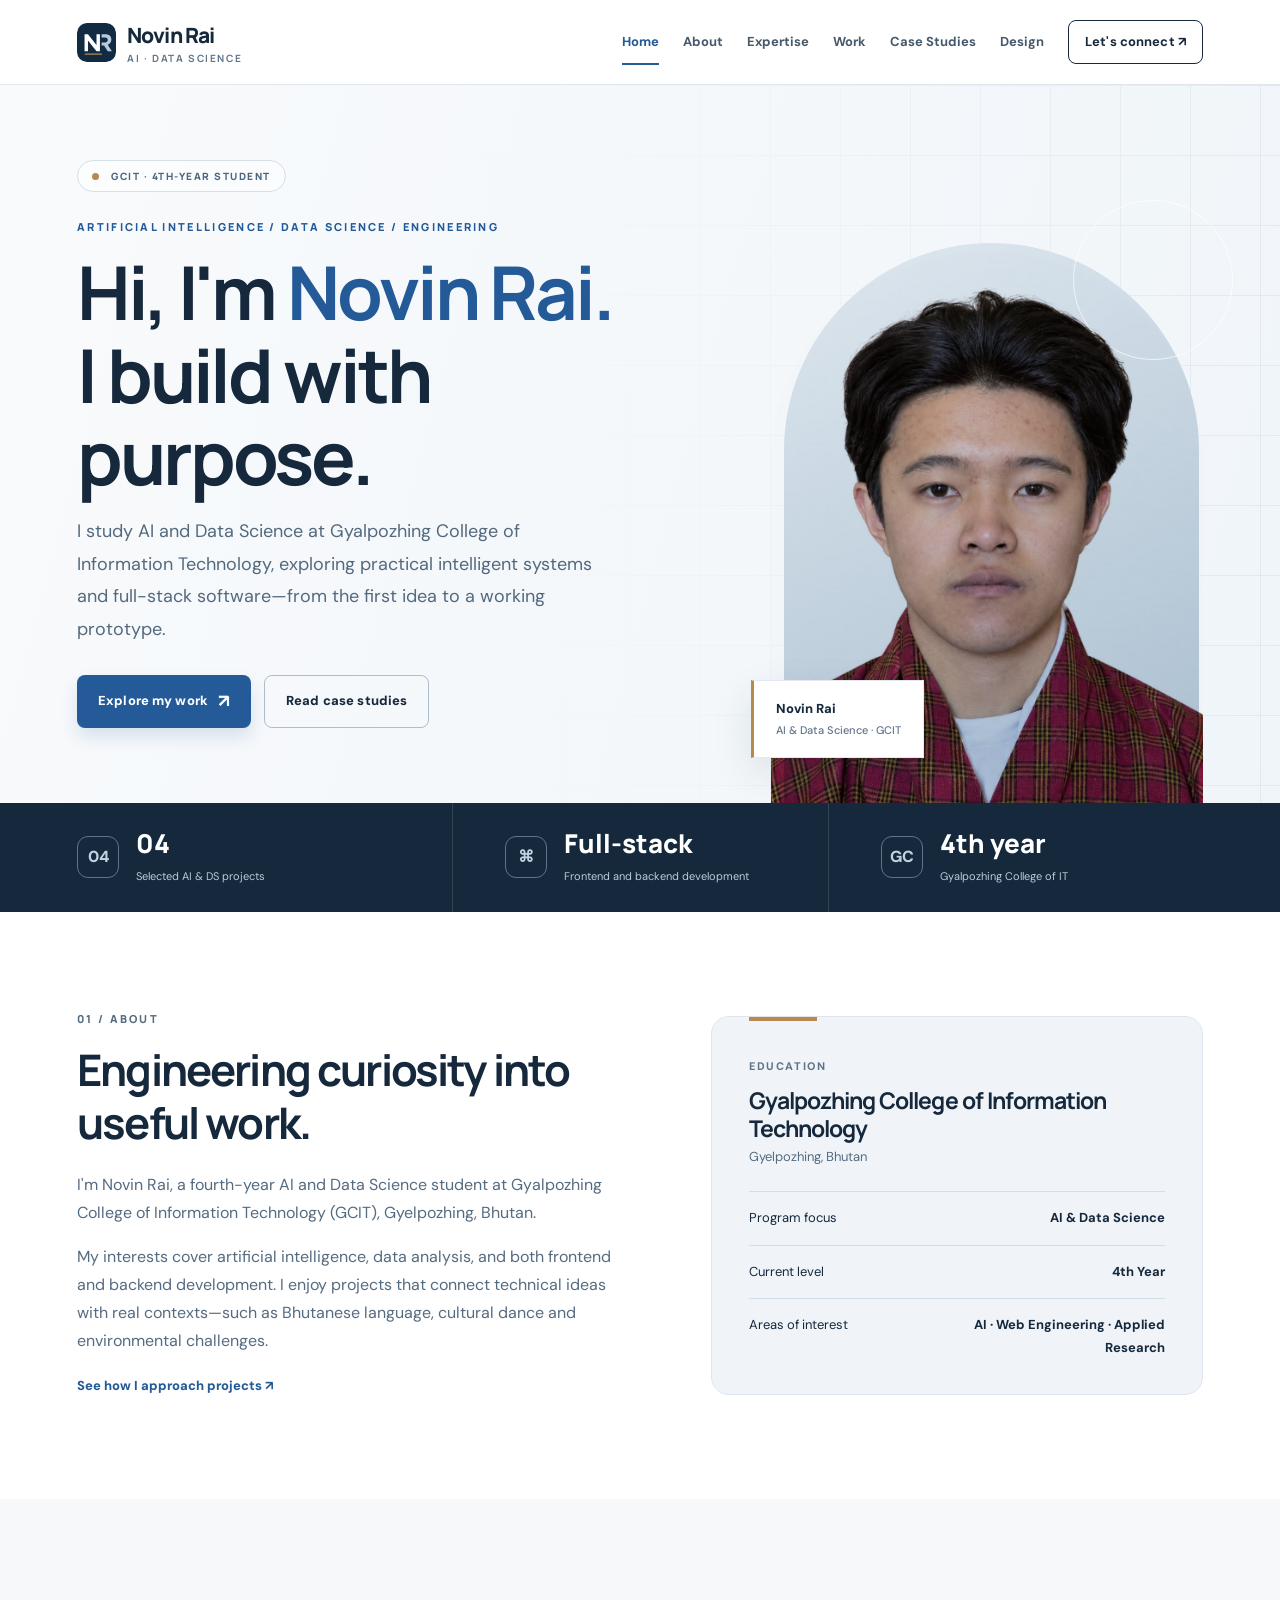
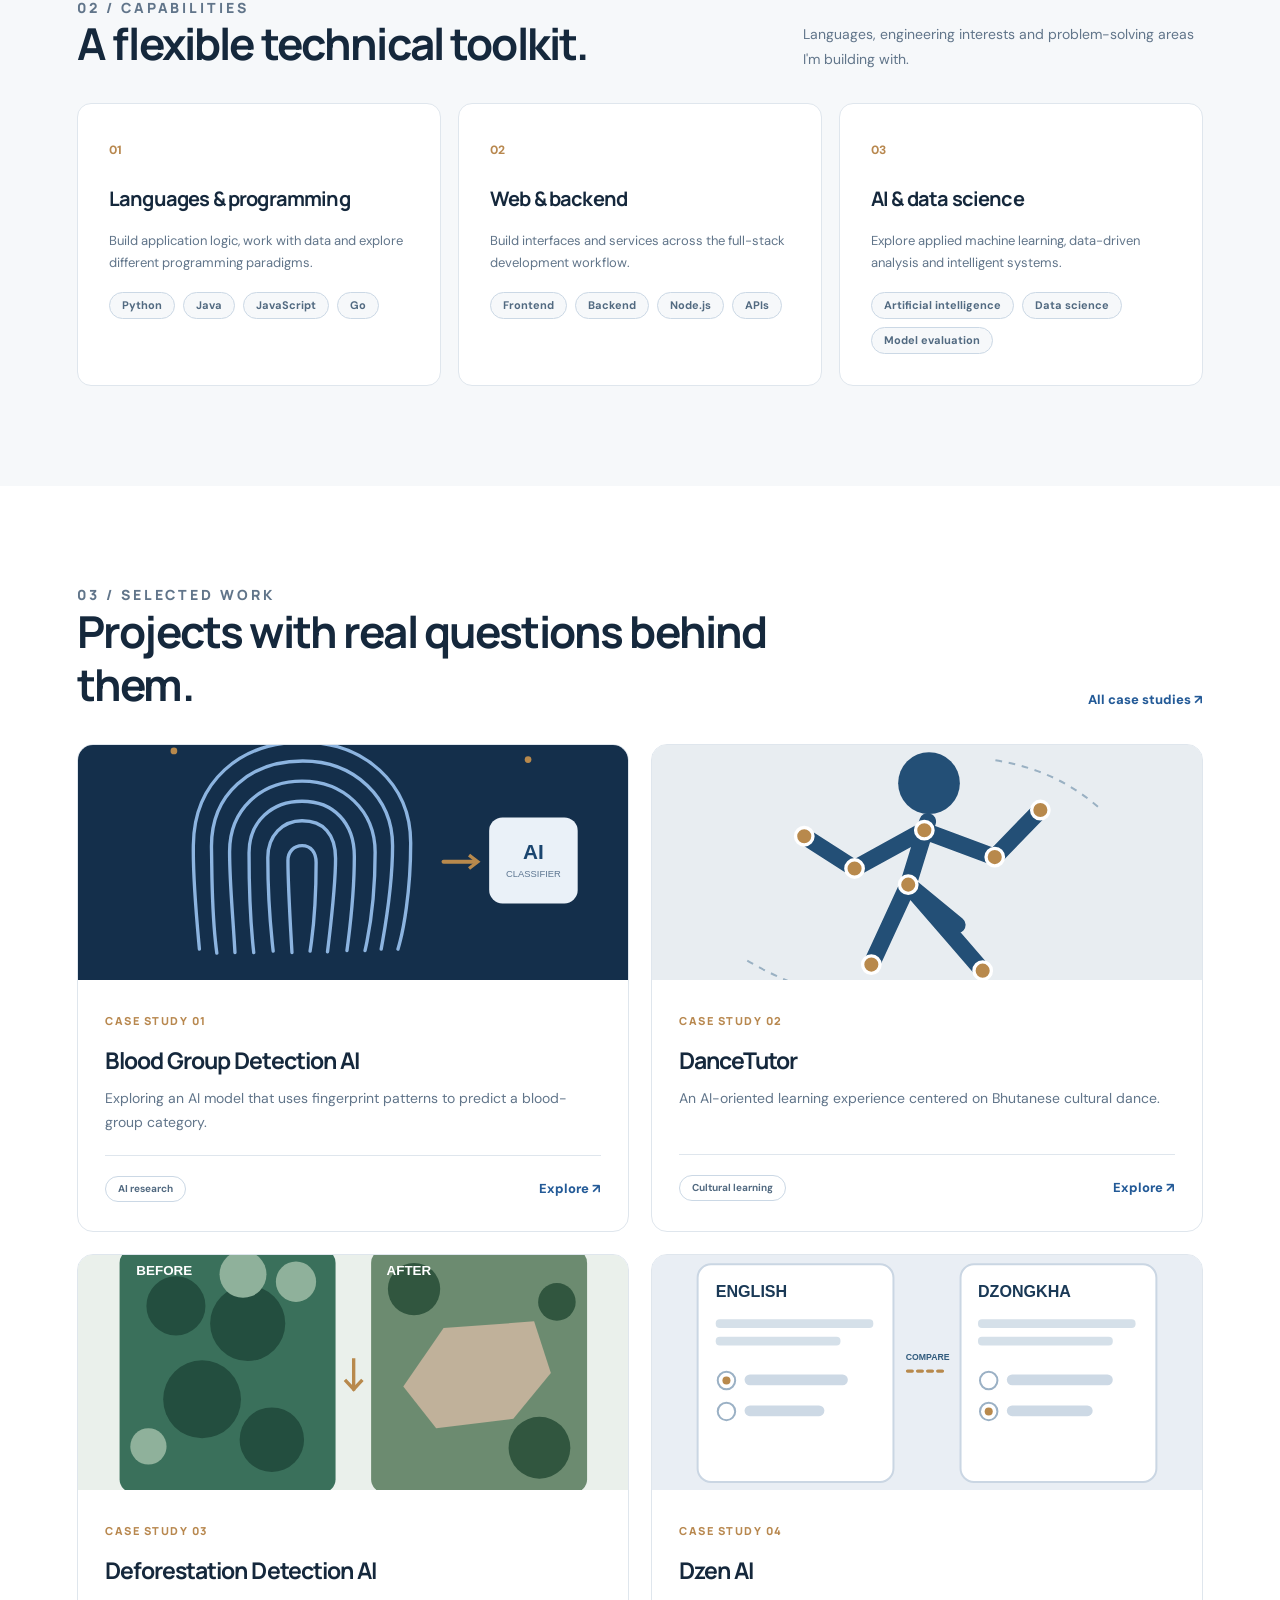
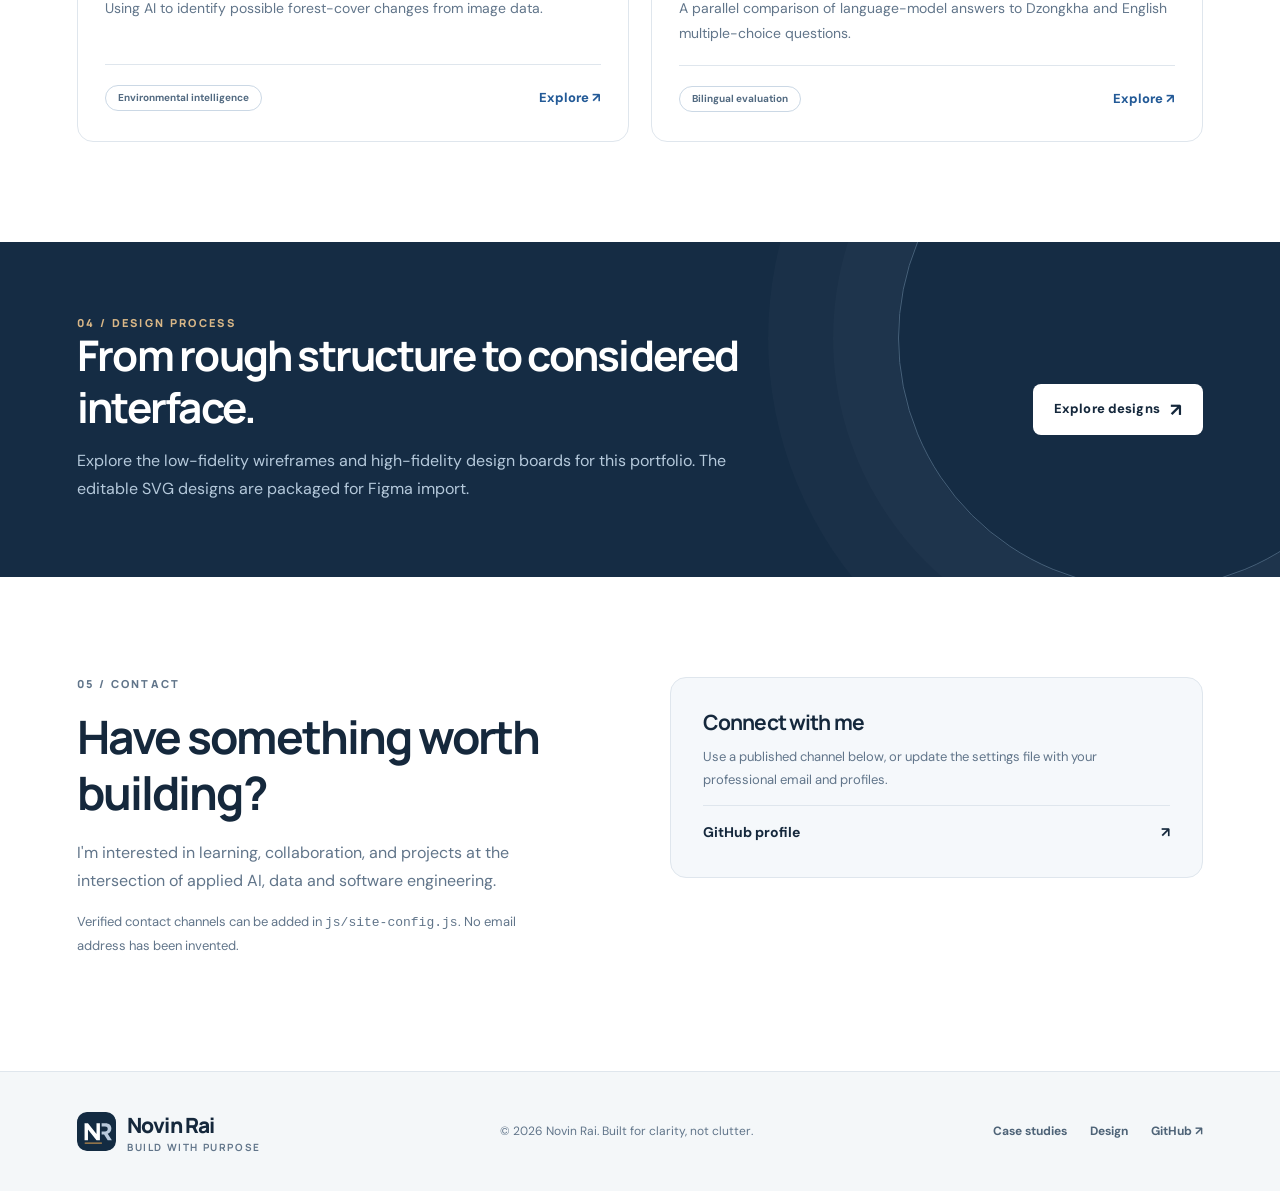
<file: index.html>
<!doctype html><html lang="en"><head><meta charset="utf-8"><meta name="viewport" content="width=device-width,initial-scale=1"><meta name="theme-color" content="#15283c"><meta name="description" content="Novin Rai — fourth-year AI and Data Science student at GCIT. Explore AI, cultural technology, environment and bilingual LLM projects."><title>AI &amp; Data Science Portfolio | Novin Rai</title><link rel="icon" type="image/svg+xml" href="assets/mark.svg"><link rel="stylesheet" href="css/site.css"><script defer src="js/site-config.js"></script><script defer src="js/site.js"></script></head><body><a class="skip" href="#main">Skip to content</a><header class="site-header"><div class="wrap header-inner"><a class="brand" href="index.html" aria-label="Novin Rai homepage"><img src="assets/mark.svg" alt=""><span>Novin Rai<small>AI · DATA SCIENCE</small></span></a><button class="menu-toggle" type="button" aria-label="Toggle navigation" aria-expanded="false" aria-controls="primary-nav"><svg fill="none" stroke="currentColor" stroke-width="2" viewBox="0 0 24 24"><path d="M4 7h16M4 12h16M4 17h16"/></svg></button><nav class="site-nav" id="primary-nav" aria-label="Main navigation"><a class="current" href="index.html">Home</a><a class="" href="index.html#about">About</a><a class="" href="index.html#expertise">Expertise</a><a class="" href="index.html#work">Work</a><a class="" href="case-studies/index.html">Case Studies</a><a class="" href="design.html">Design</a><a class="nav-cta" href="index.html#contact">Let's connect ↗</a></nav></div></header><main id="main"><section class="hero" id="top"><div class="wrap hero-grid"><div class="hero-copy"><div class="hero-kicker">GCIT · 4th-year student</div><p class="eyebrow">Artificial intelligence / Data science / Engineering</p><h1>Hi, I'm <span>Novin Rai.</span><br> I build with purpose.</h1><p class="hero-lead">I study AI and Data Science at Gyalpozhing College of Information Technology, exploring practical intelligent systems and full-stack software—from the first idea to a working prototype.</p><div class="hero-buttons"><a class="btn btn-primary" href="#work">Explore my work <span class="arrow">↗</span></a><a class="btn btn-secondary" href="case-studies/index.html">Read case studies</a></div></div><div class="hero-photo-wrap"><div class="hero-photo-bg"></div><img class="hero-photo" src="assets/novin-rai-portrait.jpg" alt="Portrait of Novin Rai"><div class="photo-label">Novin Rai<span>AI &amp; Data Science · GCIT</span></div></div></div></section>
<section class="proof-band" aria-label="At a glance"><div class="wrap proof-grid"><div class="proof-stat"><div class="s-icon">04</div><div><strong>04</strong><span>Selected AI &amp; DS projects</span></div></div><div class="proof-stat"><div class="s-icon">⌘</div><div><strong>Full-stack</strong><span>Frontend and backend development</span></div></div><div class="proof-stat"><div class="s-icon">GC</div><div><strong>4th year</strong><span>Gyalpozhing College of IT</span></div></div></div></section>
<section id="about" class="section"><div class="wrap about-layout"><div><p class="eyebrow">01 / About</p><h2>Engineering curiosity into useful work.</h2><p>I'm Novin Rai, a fourth-year AI and Data Science student at Gyalpozhing College of Information Technology (GCIT), Gyelpozhing, Bhutan.</p><p>My interests cover artificial intelligence, data analysis, and both frontend and backend development. I enjoy projects that connect technical ideas with real contexts—such as Bhutanese language, cultural dance and environmental challenges.</p><a class="text-link" href="case-studies/index.html">See how I approach projects ↗</a></div><aside class="about-panel"><span class="micro">Education</span><h3>Gyalpozhing College of Information Technology</h3><p class="school-label">Gyelpozhing, Bhutan</p><div class="about-row"><span>Program focus</span><strong>AI &amp; Data Science</strong></div><div class="about-row"><span>Current level</span><strong>4th Year</strong></div><div class="about-row"><span>Areas of interest</span><strong>AI · Web Engineering · Applied Research</strong></div></aside></div></section>
<section id="expertise" class="section skills-section"><div class="wrap"><div class="section-head"><div><p class="eyebrow">02 / Capabilities</p><h2>A flexible technical toolkit.</h2></div><p>Languages, engineering interests and problem-solving areas I'm building with.</p></div><div class="skill-groups"><article class="skill-group"><span class="num">01</span><h3>Languages & programming</h3><p>Build application logic, work with data and explore different programming paradigms.</p><div class="pill-row"><span class="tag">Python</span><span class="tag">Java</span><span class="tag">JavaScript</span><span class="tag">Go</span></div></article><article class="skill-group"><span class="num">02</span><h3>Web & backend</h3><p>Build interfaces and services across the full-stack development workflow.</p><div class="pill-row"><span class="tag">Frontend</span><span class="tag">Backend</span><span class="tag">Node.js</span><span class="tag">APIs</span></div></article><article class="skill-group"><span class="num">03</span><h3>AI & data science</h3><p>Explore applied machine learning, data-driven analysis and intelligent systems.</p><div class="pill-row"><span class="tag">Artificial intelligence</span><span class="tag">Data science</span><span class="tag">Model evaluation</span></div></article></div></div></section>
<section id="work" class="section"><div class="wrap"><div class="section-head"><div><p class="eyebrow">03 / Selected work</p><h2>Projects with real questions behind them.</h2></div><a class="text-link" href="case-studies/index.html">All case studies ↗</a></div><div class="case-grid"><article class="case-card"><a href="case-studies/blood-group-detection.html" aria-label="Read Blood Group Detection AI case study"><div class="card-img"><img loading="lazy" src="assets/projects/fingerprint.svg" alt="Illustration for Blood Group Detection AI"></div></a><div class="case-card-content"><span class="card-number">Case Study 01</span><h3>Blood Group Detection AI</h3><p>Exploring an AI model that uses fingerprint patterns to predict a blood-group category.</p><div class="card-bottom"><div class="pill-row"><span class="tag">AI research</span></div><a class="text-link" href="case-studies/blood-group-detection.html">Explore <span aria-hidden="true">↗</span></a></div></div></article><article class="case-card"><a href="case-studies/dancetutor.html" aria-label="Read DanceTutor case study"><div class="card-img"><img loading="lazy" src="assets/projects/dance.svg" alt="Illustration for DanceTutor"></div></a><div class="case-card-content"><span class="card-number">Case Study 02</span><h3>DanceTutor</h3><p>An AI-oriented learning experience centered on Bhutanese cultural dance.</p><div class="card-bottom"><div class="pill-row"><span class="tag">Cultural learning</span></div><a class="text-link" href="case-studies/dancetutor.html">Explore <span aria-hidden="true">↗</span></a></div></div></article><article class="case-card"><a href="case-studies/deforestation-detection.html" aria-label="Read Deforestation Detection AI case study"><div class="card-img"><img loading="lazy" src="assets/projects/forest.svg" alt="Illustration for Deforestation Detection AI"></div></a><div class="case-card-content"><span class="card-number">Case Study 03</span><h3>Deforestation Detection AI</h3><p>Using AI to identify possible forest-cover changes from image data.</p><div class="card-bottom"><div class="pill-row"><span class="tag">Environmental intelligence</span></div><a class="text-link" href="case-studies/deforestation-detection.html">Explore <span aria-hidden="true">↗</span></a></div></div></article><article class="case-card"><a href="case-studies/dzen-ai.html" aria-label="Read Dzen AI case study"><div class="card-img"><img loading="lazy" src="assets/projects/dzen.svg" alt="Illustration for Dzen AI"></div></a><div class="case-card-content"><span class="card-number">Case Study 04</span><h3>Dzen AI</h3><p>A parallel comparison of language-model answers to Dzongkha and English multiple-choice questions.</p><div class="card-bottom"><div class="pill-row"><span class="tag">Bilingual evaluation</span></div><a class="text-link" href="case-studies/dzen-ai.html">Explore <span aria-hidden="true">↗</span></a></div></div></article></div></div></section>
<section class="section-sm feature-band"><div class="wrap feature-inner"><div><p class="eyebrow">04 / Design process</p><h2>From rough structure to considered interface.</h2><p>Explore the low-fidelity wireframes and high-fidelity design boards for this portfolio. The editable SVG designs are packaged for Figma import.</p></div><a class="btn btn-white" href="design.html">Explore designs <span class="arrow">↗</span></a></div></section>
<section id="contact" class="section"><div class="wrap contact-grid"><div><p class="eyebrow">05 / Contact</p><h2>Have something worth building?</h2><p>I'm interested in learning, collaboration, and projects at the intersection of applied AI, data and software engineering.</p><p class="subdued">Verified contact channels can be added in <code>js/site-config.js</code>. No email address has been invented.</p></div><aside class="contact-panel"><h3>Connect with me</h3><p class="subdued">Use a published channel below, or update the settings file with your professional email and profiles.</p><a href="#" data-external="github" hidden>GitHub profile <span>↗</span></a><a href="#" data-external="email" hidden>Email me <span>↗</span></a><a href="#" data-external="linkedin" hidden>LinkedIn <span>↗</span></a><a href="#" data-external="resume" hidden>Resume <span>↗</span></a></aside></div></section></main><footer class="site-footer"><div class="wrap footer-inner"><a class="brand" href="index.html"><img src="assets/mark.svg" alt=""><span>Novin Rai<small>BUILD WITH PURPOSE</small></span></a><p>© <span data-year>2026</span> Novin Rai. Built for clarity, not clutter.</p><div class="footer-links"><a href="case-studies/index.html">Case studies</a><a href="design.html">Design</a><a href="#" data-external="github" hidden>GitHub ↗</a></div></div></footer></body></html>
</file>
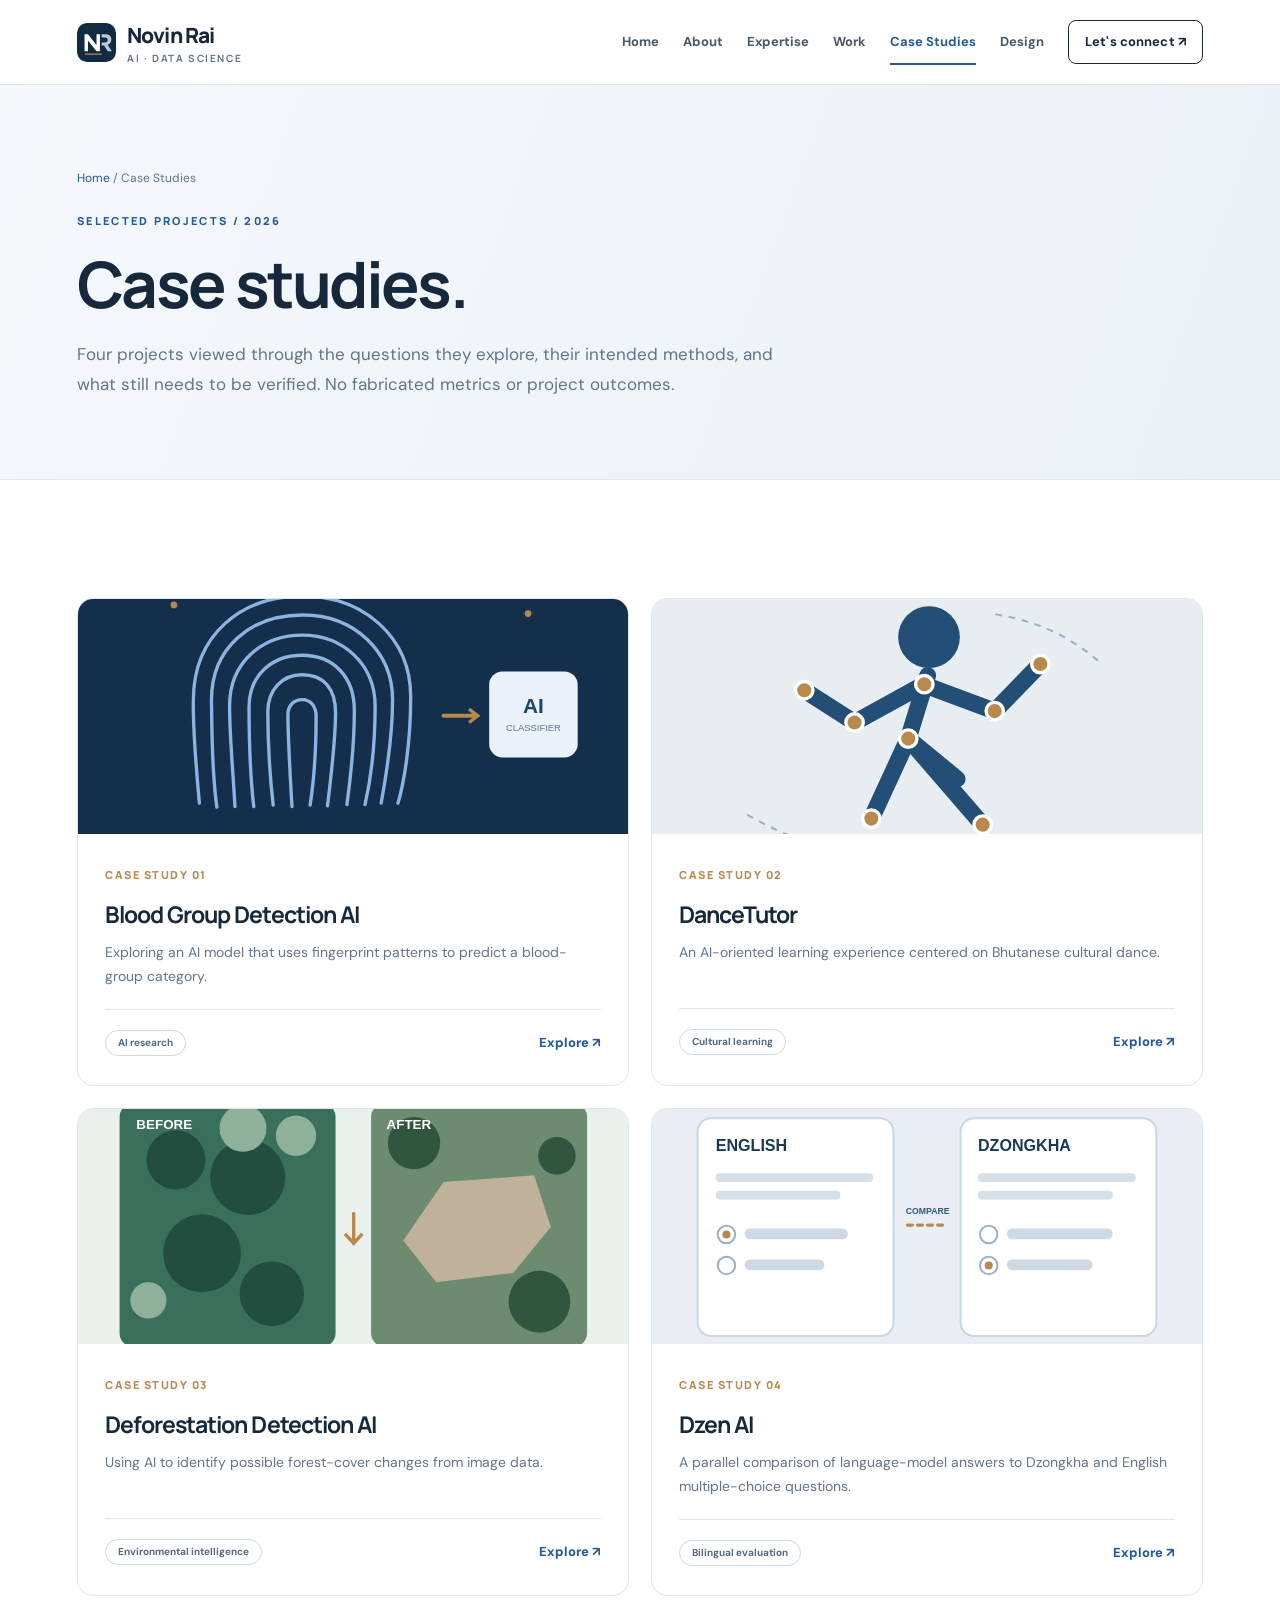
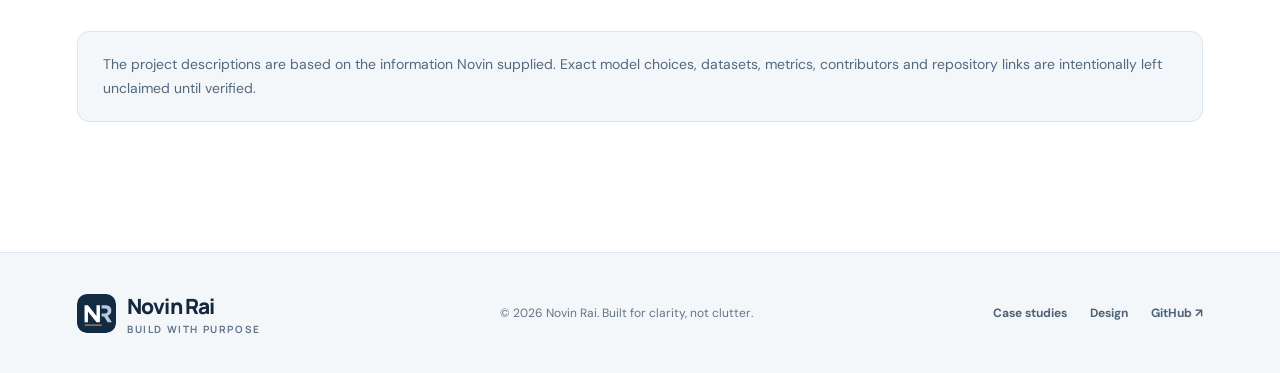
<file: case-studies/index.html>
<!doctype html><html lang="en"><head><meta charset="utf-8"><meta name="viewport" content="width=device-width,initial-scale=1"><meta name="theme-color" content="#15283c"><meta name="description" content="Novin Rai project case studies: fingerprint blood group AI, DanceTutor, deforestation detection and Dzen AI."><title>Case Studies | Novin Rai</title><link rel="icon" type="image/svg+xml" href="../assets/mark.svg"><link rel="stylesheet" href="../css/site.css"><script defer src="../js/site-config.js"></script><script defer src="../js/site.js"></script></head><body><a class="skip" href="#main">Skip to content</a><header class="site-header"><div class="wrap header-inner"><a class="brand" href="../index.html" aria-label="Novin Rai homepage"><img src="../assets/mark.svg" alt=""><span>Novin Rai<small>AI · DATA SCIENCE</small></span></a><button class="menu-toggle" type="button" aria-label="Toggle navigation" aria-expanded="false" aria-controls="primary-nav"><svg fill="none" stroke="currentColor" stroke-width="2" viewBox="0 0 24 24"><path d="M4 7h16M4 12h16M4 17h16"/></svg></button><nav class="site-nav" id="primary-nav" aria-label="Main navigation"><a class="" href="../index.html">Home</a><a class="" href="../index.html#about">About</a><a class="" href="../index.html#expertise">Expertise</a><a class="" href="../index.html#work">Work</a><a class="current" href="../case-studies/index.html">Case Studies</a><a class="" href="../design.html">Design</a><a class="nav-cta" href="../index.html#contact">Let's connect ↗</a></nav></div></header><main id="main"><section class="page-hero"><div class="wrap"><div class="breadcrumb"><a href="../index.html">Home</a> / Case Studies</div><p class="eyebrow">Selected projects / 2026</p><h1>Case studies.</h1><p>Four projects viewed through the questions they explore, their intended methods, and what still needs to be verified. No fabricated metrics or project outcomes.</p></div></section><section class="section archive"><div class="wrap"><div class="case-grid"><article class="case-card"><a href="../case-studies/blood-group-detection.html" aria-label="Read Blood Group Detection AI case study"><div class="card-img"><img loading="lazy" src="../assets/projects/fingerprint.svg" alt="Illustration for Blood Group Detection AI"></div></a><div class="case-card-content"><span class="card-number">Case Study 01</span><h3>Blood Group Detection AI</h3><p>Exploring an AI model that uses fingerprint patterns to predict a blood-group category.</p><div class="card-bottom"><div class="pill-row"><span class="tag">AI research</span></div><a class="text-link" href="../case-studies/blood-group-detection.html">Explore <span aria-hidden="true">↗</span></a></div></div></article><article class="case-card"><a href="../case-studies/dancetutor.html" aria-label="Read DanceTutor case study"><div class="card-img"><img loading="lazy" src="../assets/projects/dance.svg" alt="Illustration for DanceTutor"></div></a><div class="case-card-content"><span class="card-number">Case Study 02</span><h3>DanceTutor</h3><p>An AI-oriented learning experience centered on Bhutanese cultural dance.</p><div class="card-bottom"><div class="pill-row"><span class="tag">Cultural learning</span></div><a class="text-link" href="../case-studies/dancetutor.html">Explore <span aria-hidden="true">↗</span></a></div></div></article><article class="case-card"><a href="../case-studies/deforestation-detection.html" aria-label="Read Deforestation Detection AI case study"><div class="card-img"><img loading="lazy" src="../assets/projects/forest.svg" alt="Illustration for Deforestation Detection AI"></div></a><div class="case-card-content"><span class="card-number">Case Study 03</span><h3>Deforestation Detection AI</h3><p>Using AI to identify possible forest-cover changes from image data.</p><div class="card-bottom"><div class="pill-row"><span class="tag">Environmental intelligence</span></div><a class="text-link" href="../case-studies/deforestation-detection.html">Explore <span aria-hidden="true">↗</span></a></div></div></article><article class="case-card"><a href="../case-studies/dzen-ai.html" aria-label="Read Dzen AI case study"><div class="card-img"><img loading="lazy" src="../assets/projects/dzen.svg" alt="Illustration for Dzen AI"></div></a><div class="case-card-content"><span class="card-number">Case Study 04</span><h3>Dzen AI</h3><p>A parallel comparison of language-model answers to Dzongkha and English multiple-choice questions.</p><div class="card-bottom"><div class="pill-row"><span class="tag">Bilingual evaluation</span></div><a class="text-link" href="../case-studies/dzen-ai.html">Explore <span aria-hidden="true">↗</span></a></div></div></article></div><div class="design-note" style="margin-top:35px">The project descriptions are based on the information Novin supplied. Exact model choices, datasets, metrics, contributors and repository links are intentionally left unclaimed until verified.</div></div></section></main><footer class="site-footer"><div class="wrap footer-inner"><a class="brand" href="../index.html"><img src="../assets/mark.svg" alt=""><span>Novin Rai<small>BUILD WITH PURPOSE</small></span></a><p>© <span data-year>2026</span> Novin Rai. Built for clarity, not clutter.</p><div class="footer-links"><a href="../case-studies/index.html">Case studies</a><a href="../design.html">Design</a><a href="#" data-external="github" hidden>GitHub ↗</a></div></div></footer></body></html>
</file>
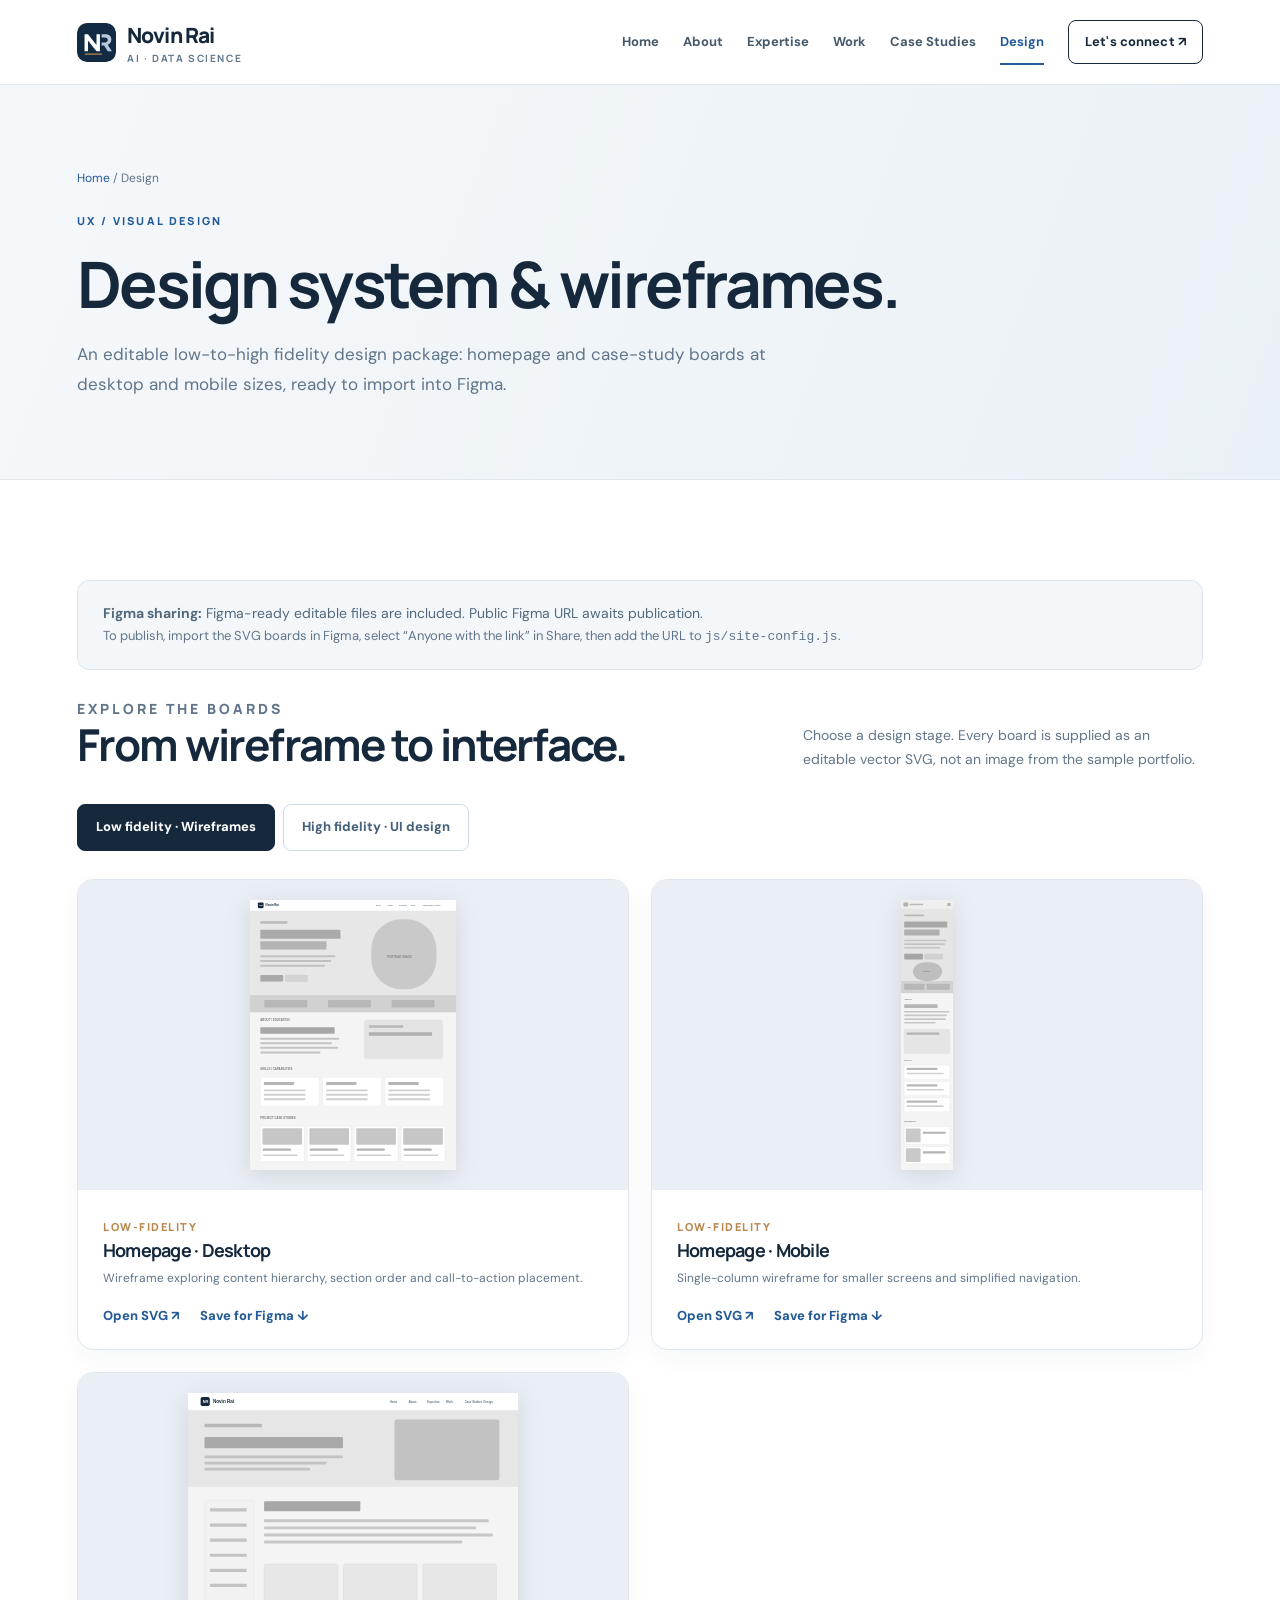
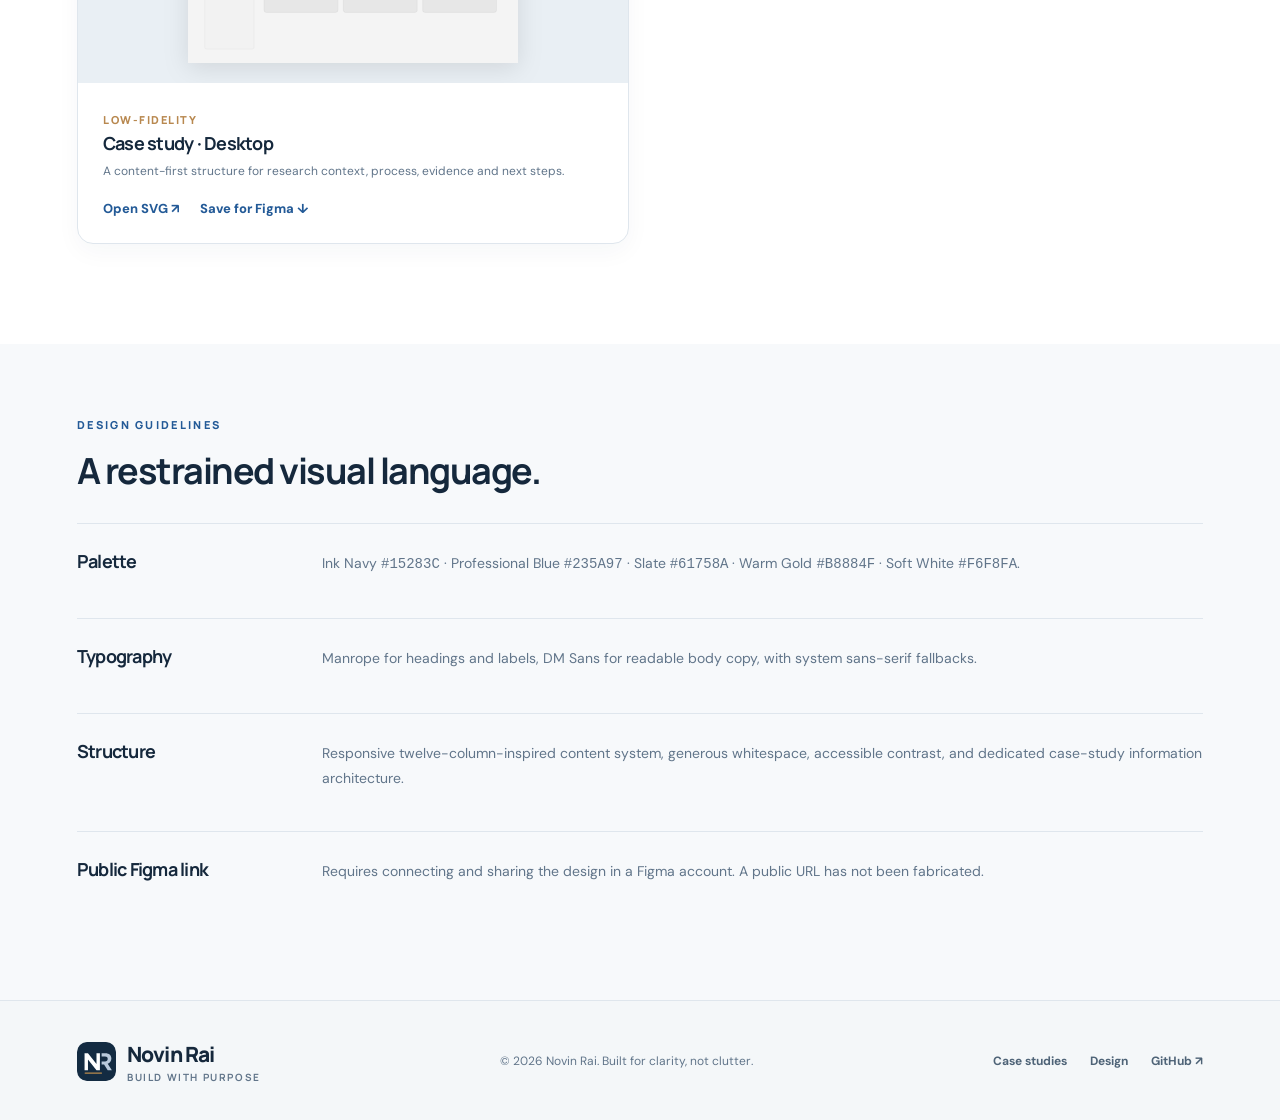
<file: design.html>
<!doctype html><html lang="en"><head><meta charset="utf-8"><meta name="viewport" content="width=device-width,initial-scale=1"><meta name="theme-color" content="#15283c"><meta name="description" content="Low-fidelity and high-fidelity editable portfolio design boards for Figma import."><title>Design &amp; Figma-ready Wireframes | Novin Rai</title><link rel="icon" type="image/svg+xml" href="assets/mark.svg"><link rel="stylesheet" href="css/site.css"><script defer src="js/site-config.js"></script><script defer src="js/site.js"></script></head><body><a class="skip" href="#main">Skip to content</a><header class="site-header"><div class="wrap header-inner"><a class="brand" href="index.html" aria-label="Novin Rai homepage"><img src="assets/mark.svg" alt=""><span>Novin Rai<small>AI · DATA SCIENCE</small></span></a><button class="menu-toggle" type="button" aria-label="Toggle navigation" aria-expanded="false" aria-controls="primary-nav"><svg fill="none" stroke="currentColor" stroke-width="2" viewBox="0 0 24 24"><path d="M4 7h16M4 12h16M4 17h16"/></svg></button><nav class="site-nav" id="primary-nav" aria-label="Main navigation"><a class="" href="index.html">Home</a><a class="" href="index.html#about">About</a><a class="" href="index.html#expertise">Expertise</a><a class="" href="index.html#work">Work</a><a class="" href="case-studies/index.html">Case Studies</a><a class="current" href="design.html">Design</a><a class="nav-cta" href="index.html#contact">Let's connect ↗</a></nav></div></header><main id="main"><section class="page-hero"><div class="wrap"><div class="breadcrumb"><a href="index.html">Home</a> / Design</div><p class="eyebrow">UX / Visual design</p><h1>Design system &amp; wireframes.</h1><p>An editable low-to-high fidelity design package: homepage and case-study boards at desktop and mobile sizes, ready to import into Figma.</p></div></section><section class="section"><div class="wrap"><div class="design-note"><strong>Figma sharing:</strong> <span data-figma-status>Editable SVG files included.</span> <a href="#" class="text-link" data-external="figma" hidden>Open public Figma file ↗</a><div class="subdued">To publish, import the SVG boards in Figma, select “Anyone with the link” in Share, then add the URL to <code>js/site-config.js</code>.</div></div><div class="section-head"><div><p class="eyebrow">Explore the boards</p><h2>From wireframe to interface.</h2></div><p>Choose a design stage. Every board is supplied as an editable vector SVG, not an image from the sample portfolio.</p></div><div class="design-switch" aria-label="Design fidelity selector"><button data-design-tab="low" aria-pressed="true" class="active">Low fidelity · Wireframes</button><button data-design-tab="high" aria-pressed="false">High fidelity · UI design</button></div><div class="board-grid"><article class="board" data-fidelity="low"><div class="board-preview"><img loading="lazy" src="figma/low_home_desktop.svg" alt="Low-fidelity Homepage · Desktop design preview"></div><div class="board-info"><span class="card-number">Low-fidelity</span><h3>Homepage · Desktop</h3><p>Wireframe exploring content hierarchy, section order and call-to-action placement.</p><div class="links"><a class="text-link" href="figma/low_home_desktop.svg" target="_blank" rel="noopener">Open SVG ↗</a><a class="text-link" href="figma/low_home_desktop.svg" download>Save for Figma ↓</a></div></div></article><article class="board" data-fidelity="low"><div class="board-preview"><img loading="lazy" src="figma/low_home_mobile.svg" alt="Low-fidelity Homepage · Mobile design preview"></div><div class="board-info"><span class="card-number">Low-fidelity</span><h3>Homepage · Mobile</h3><p>Single-column wireframe for smaller screens and simplified navigation.</p><div class="links"><a class="text-link" href="figma/low_home_mobile.svg" target="_blank" rel="noopener">Open SVG ↗</a><a class="text-link" href="figma/low_home_mobile.svg" download>Save for Figma ↓</a></div></div></article><article class="board" data-fidelity="low"><div class="board-preview"><img loading="lazy" src="figma/low_case_desktop.svg" alt="Low-fidelity Case study · Desktop design preview"></div><div class="board-info"><span class="card-number">Low-fidelity</span><h3>Case study · Desktop</h3><p>A content-first structure for research context, process, evidence and next steps.</p><div class="links"><a class="text-link" href="figma/low_case_desktop.svg" target="_blank" rel="noopener">Open SVG ↗</a><a class="text-link" href="figma/low_case_desktop.svg" download>Save for Figma ↓</a></div></div></article><article class="board" data-fidelity="high"><div class="board-preview"><img loading="lazy" src="figma/high_home_desktop.svg" alt="High-fidelity Homepage · Desktop design preview"></div><div class="board-info"><span class="card-number">High-fidelity</span><h3>Homepage · Desktop</h3><p>Refined color, typography, imagery and project-card styling.</p><div class="links"><a class="text-link" href="figma/high_home_desktop.svg" target="_blank" rel="noopener">Open SVG ↗</a><a class="text-link" href="figma/high_home_desktop.svg" download>Save for Figma ↓</a></div></div></article><article class="board" data-fidelity="high"><div class="board-preview"><img loading="lazy" src="figma/high_home_mobile.svg" alt="High-fidelity Homepage · Mobile design preview"></div><div class="board-info"><span class="card-number">High-fidelity</span><h3>Homepage · Mobile</h3><p>Mobile expression of the final visual system.</p><div class="links"><a class="text-link" href="figma/high_home_mobile.svg" target="_blank" rel="noopener">Open SVG ↗</a><a class="text-link" href="figma/high_home_mobile.svg" download>Save for Figma ↓</a></div></div></article><article class="board" data-fidelity="high"><div class="board-preview"><img loading="lazy" src="figma/high_case_desktop.svg" alt="High-fidelity Case study · Desktop design preview"></div><div class="board-info"><span class="card-number">High-fidelity</span><h3>Case study · Desktop</h3><p>Polished detail layout designed to match the working case-study pages.</p><div class="links"><a class="text-link" href="figma/high_case_desktop.svg" target="_blank" rel="noopener">Open SVG ↗</a><a class="text-link" href="figma/high_case_desktop.svg" download>Save for Figma ↓</a></div></div></article></div></div></section><section class="section-sm" style="background:#f7f9fb"><div class="wrap"><p class="eyebrow">Design guidelines</p><h2 style="font-size:36px">A restrained visual language.</h2><div class="details-row"><h3>Palette</h3><p>Ink Navy <code>#15283C</code> · Professional Blue <code>#235A97</code> · Slate <code>#61758A</code> · Warm Gold <code>#B8884F</code> · Soft White <code>#F6F8FA</code>.</p></div><div class="details-row"><h3>Typography</h3><p>Manrope for headings and labels, DM Sans for readable body copy, with system sans-serif fallbacks.</p></div><div class="details-row"><h3>Structure</h3><p>Responsive twelve-column-inspired content system, generous whitespace, accessible contrast, and dedicated case-study information architecture.</p></div><div class="details-row"><h3>Public Figma link</h3><p>Requires connecting and sharing the design in a Figma account. A public URL has not been fabricated.</p></div></div></section></main><footer class="site-footer"><div class="wrap footer-inner"><a class="brand" href="index.html"><img src="assets/mark.svg" alt=""><span>Novin Rai<small>BUILD WITH PURPOSE</small></span></a><p>© <span data-year>2026</span> Novin Rai. Built for clarity, not clutter.</p><div class="footer-links"><a href="case-studies/index.html">Case studies</a><a href="design.html">Design</a><a href="#" data-external="github" hidden>GitHub ↗</a></div></div></footer></body></html>
</file>
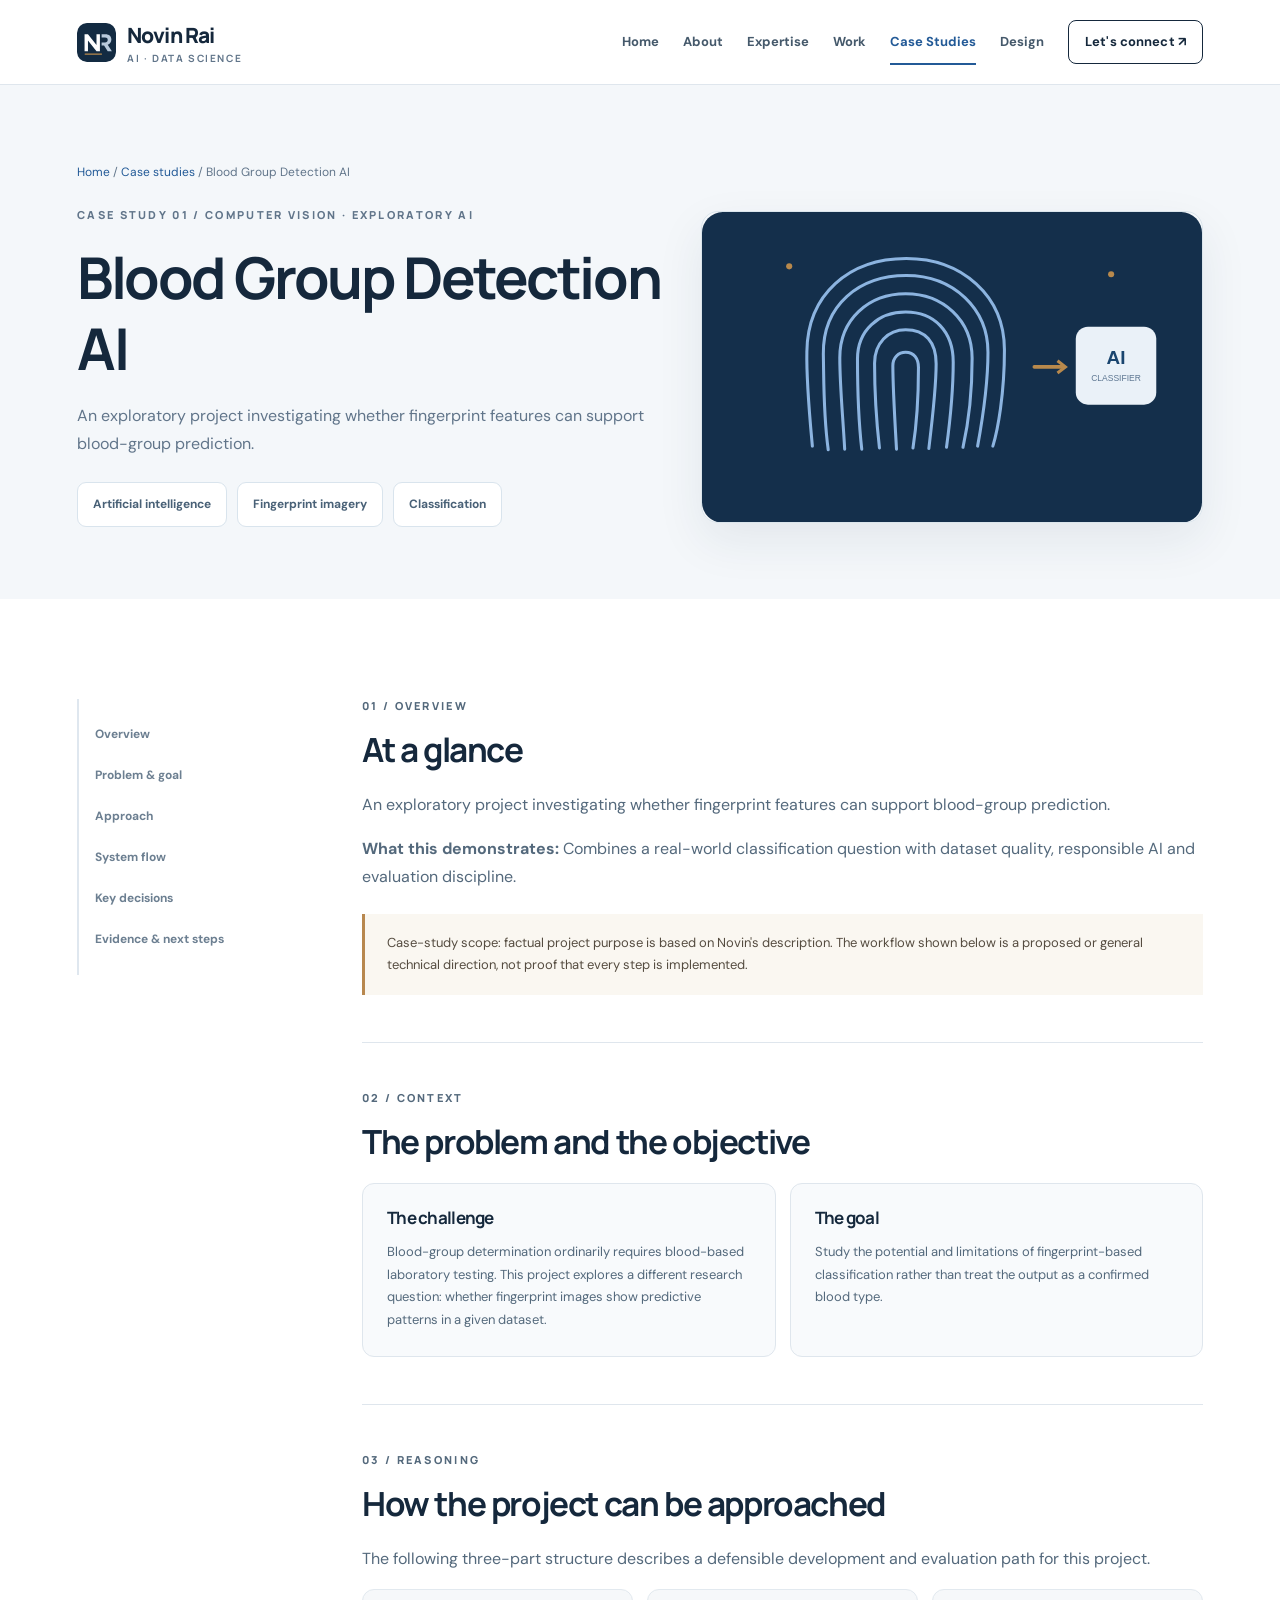
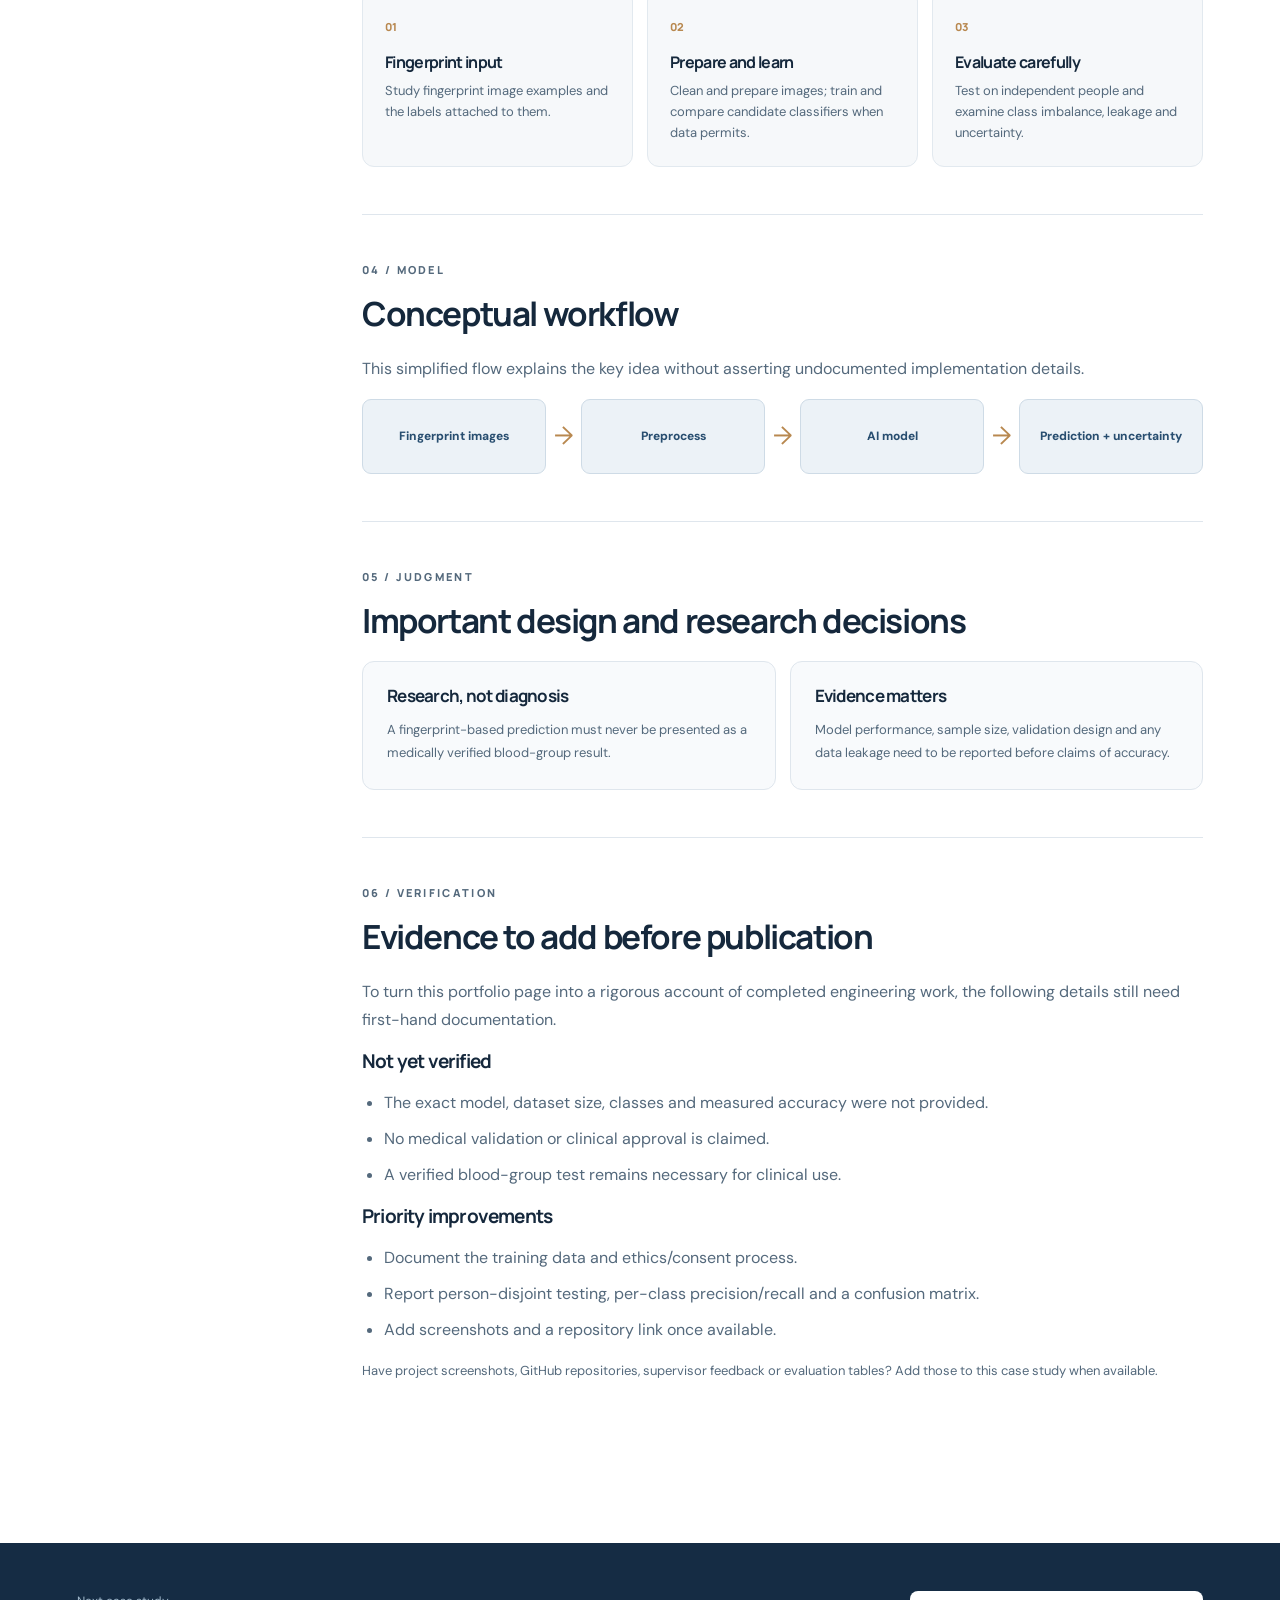
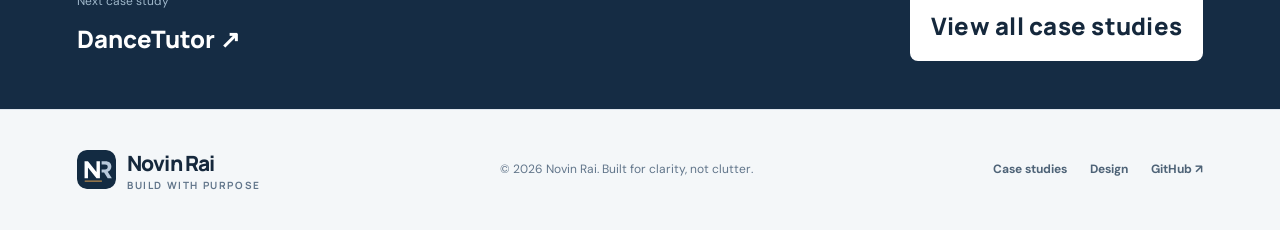
<file: case-studies/blood-group-detection.html>
<!doctype html><html lang="en"><head><meta charset="utf-8"><meta name="viewport" content="width=device-width,initial-scale=1"><meta name="theme-color" content="#15283c"><meta name="description" content="Exploring an AI model that uses fingerprint patterns to predict a blood-group category."><title>Blood Group Detection AI | Novin Rai</title><link rel="icon" type="image/svg+xml" href="../assets/mark.svg"><link rel="stylesheet" href="../css/site.css"><script defer src="../js/site-config.js"></script><script defer src="../js/site.js"></script></head><body><a class="skip" href="#main">Skip to content</a><header class="site-header"><div class="wrap header-inner"><a class="brand" href="../index.html" aria-label="Novin Rai homepage"><img src="../assets/mark.svg" alt=""><span>Novin Rai<small>AI · DATA SCIENCE</small></span></a><button class="menu-toggle" type="button" aria-label="Toggle navigation" aria-expanded="false" aria-controls="primary-nav"><svg fill="none" stroke="currentColor" stroke-width="2" viewBox="0 0 24 24"><path d="M4 7h16M4 12h16M4 17h16"/></svg></button><nav class="site-nav" id="primary-nav" aria-label="Main navigation"><a class="" href="../index.html">Home</a><a class="" href="../index.html#about">About</a><a class="" href="../index.html#expertise">Expertise</a><a class="" href="../index.html#work">Work</a><a class="current" href="../case-studies/index.html">Case Studies</a><a class="" href="../design.html">Design</a><a class="nav-cta" href="../index.html#contact">Let's connect ↗</a></nav></div></header><main id="main"><section class="case-hero"><div class="wrap"><div class="breadcrumb"><a href="../index.html">Home</a> / <a href="index.html">Case studies</a> / Blood Group Detection AI</div><div class="case-hero-grid"><div><p class="eyebrow">Case Study 01 / Computer vision · Exploratory AI</p><h1>Blood Group Detection AI</h1><p>An exploratory project investigating whether fingerprint features can support blood-group prediction.</p><div class="case-facts"><span class="fact">Artificial intelligence</span><span class="fact">Fingerprint imagery</span><span class="fact">Classification</span></div></div><div class="case-hero-media"><img src="../assets/projects/fingerprint.svg" alt="Conceptual illustration for Blood Group Detection AI"></div></div></div></section>
<div class="section"><div class="wrap case-layout"><aside class="case-toc" aria-label="On this page"><a href="#part-1">Overview</a><a href="#part-2">Problem & goal</a><a href="#part-3">Approach</a><a href="#part-4">System flow</a><a href="#part-5">Key decisions</a><a href="#part-6">Evidence & next steps</a></aside><div class="case-body"><section id="part-1"><p class="eyebrow">01 / Overview</p><h2>At a glance</h2><p>An exploratory project investigating whether fingerprint features can support blood-group prediction.</p><p><strong>What this demonstrates:</strong> Combines a real-world classification question with dataset quality, responsible AI and evaluation discipline.</p><div class="note">Case-study scope: factual project purpose is based on Novin's description. The workflow shown below is a proposed or general technical direction, not proof that every step is implemented.</div></section>
<section id="part-2"><p class="eyebrow">02 / Context</p><h2>The problem and the objective</h2><div class="case-callout"><div class="mini-panel"><h3>The challenge</h3><p>Blood-group determination ordinarily requires blood-based laboratory testing. This project explores a different research question: whether fingerprint images show predictive patterns in a given dataset.</p></div><div class="mini-panel"><h3>The goal</h3><p>Study the potential and limitations of fingerprint-based classification rather than treat the output as a confirmed blood type.</p></div></div></section>
<section id="part-3"><p class="eyebrow">03 / Reasoning</p><h2>How the project can be approached</h2><p>The following three-part structure describes a defensible development and evaluation path for this project.</p><div class="case-steps"><article class="step"><span>01</span><h3>Fingerprint input</h3><p>Study fingerprint image examples and the labels attached to them.</p></article><article class="step"><span>02</span><h3>Prepare and learn</h3><p>Clean and prepare images; train and compare candidate classifiers when data permits.</p></article><article class="step"><span>03</span><h3>Evaluate carefully</h3><p>Test on independent people and examine class imbalance, leakage and uncertainty.</p></article></div></section>
<section id="part-4"><p class="eyebrow">04 / Model</p><h2>Conceptual workflow</h2><p>This simplified flow explains the key idea without asserting undocumented implementation details.</p><div class="case-flow"><div class="flow-stage">Fingerprint images</div><span class="flow-arrow" aria-hidden="true">→</span><div class="flow-stage">Preprocess</div><span class="flow-arrow" aria-hidden="true">→</span><div class="flow-stage">AI model</div><span class="flow-arrow" aria-hidden="true">→</span><div class="flow-stage">Prediction + uncertainty</div></div></section>
<section id="part-5"><p class="eyebrow">05 / Judgment</p><h2>Important design and research decisions</h2><div class="case-callout"><div class="mini-panel"><h3>Research, not diagnosis</h3><p>A fingerprint-based prediction must never be presented as a medically verified blood-group result.</p></div><div class="mini-panel"><h3>Evidence matters</h3><p>Model performance, sample size, validation design and any data leakage need to be reported before claims of accuracy.</p></div></div></section>
<section id="part-6"><p class="eyebrow">06 / Verification</p><h2>Evidence to add before publication</h2><p>To turn this portfolio page into a rigorous account of completed engineering work, the following details still need first-hand documentation.</p><h3>Not yet verified</h3><ul><li>The exact model, dataset size, classes and measured accuracy were not provided.</li><li>No medical validation or clinical approval is claimed.</li><li>A verified blood-group test remains necessary for clinical use.</li></ul><h3>Priority improvements</h3><ul><li>Document the training data and ethics/consent process.</li><li>Report person-disjoint testing, per-class precision/recall and a confusion matrix.</li><li>Add screenshots and a repository link once available.</li></ul><p class="subdued">Have project screenshots, GitHub repositories, supervisor feedback or evaluation tables? Add those to this case study when available.</p></section></div></div></div><section class="case-footer-nav"><div class="wrap"><div><span>Next case study</span><a href="dancetutor.html">DanceTutor ↗</a></div><a class="btn btn-white" href="index.html">View all case studies</a></div></section></main><footer class="site-footer"><div class="wrap footer-inner"><a class="brand" href="../index.html"><img src="../assets/mark.svg" alt=""><span>Novin Rai<small>BUILD WITH PURPOSE</small></span></a><p>© <span data-year>2026</span> Novin Rai. Built for clarity, not clutter.</p><div class="footer-links"><a href="../case-studies/index.html">Case studies</a><a href="../design.html">Design</a><a href="#" data-external="github" hidden>GitHub ↗</a></div></div></footer></body></html>
</file>
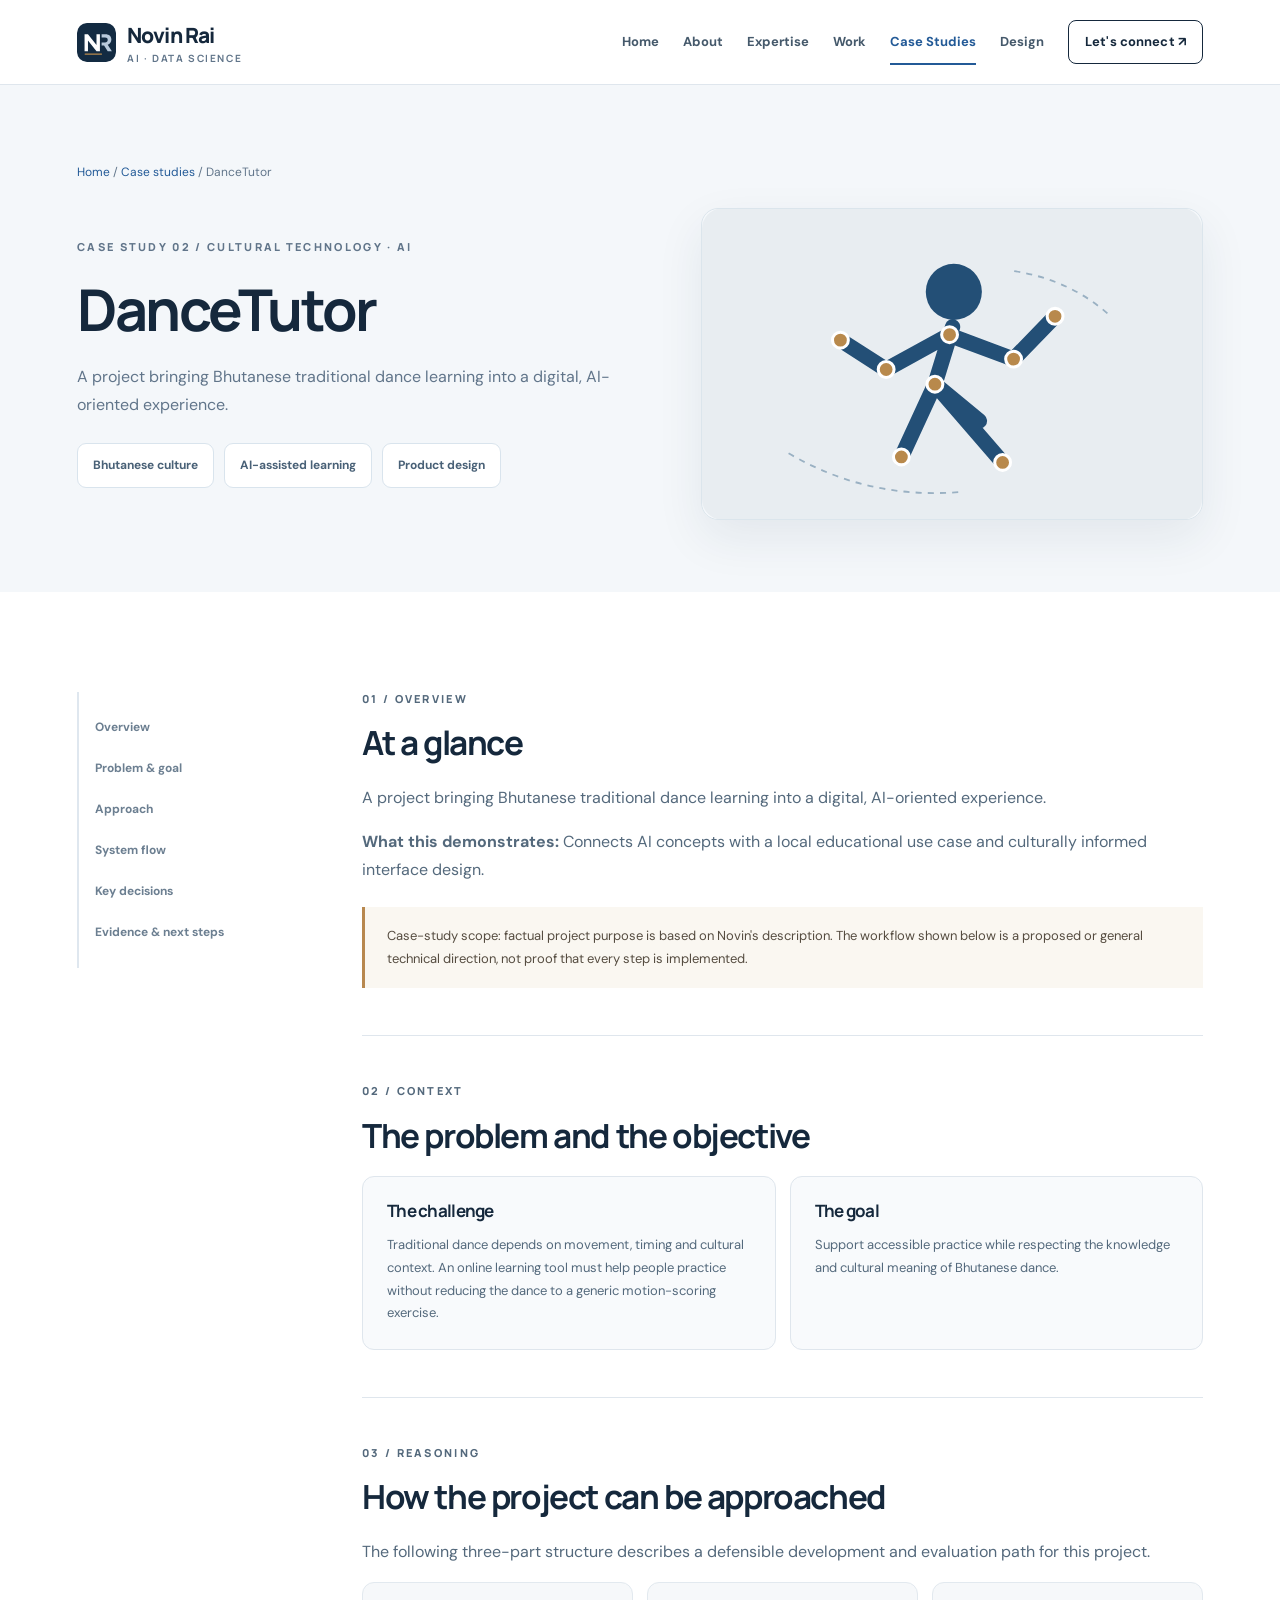
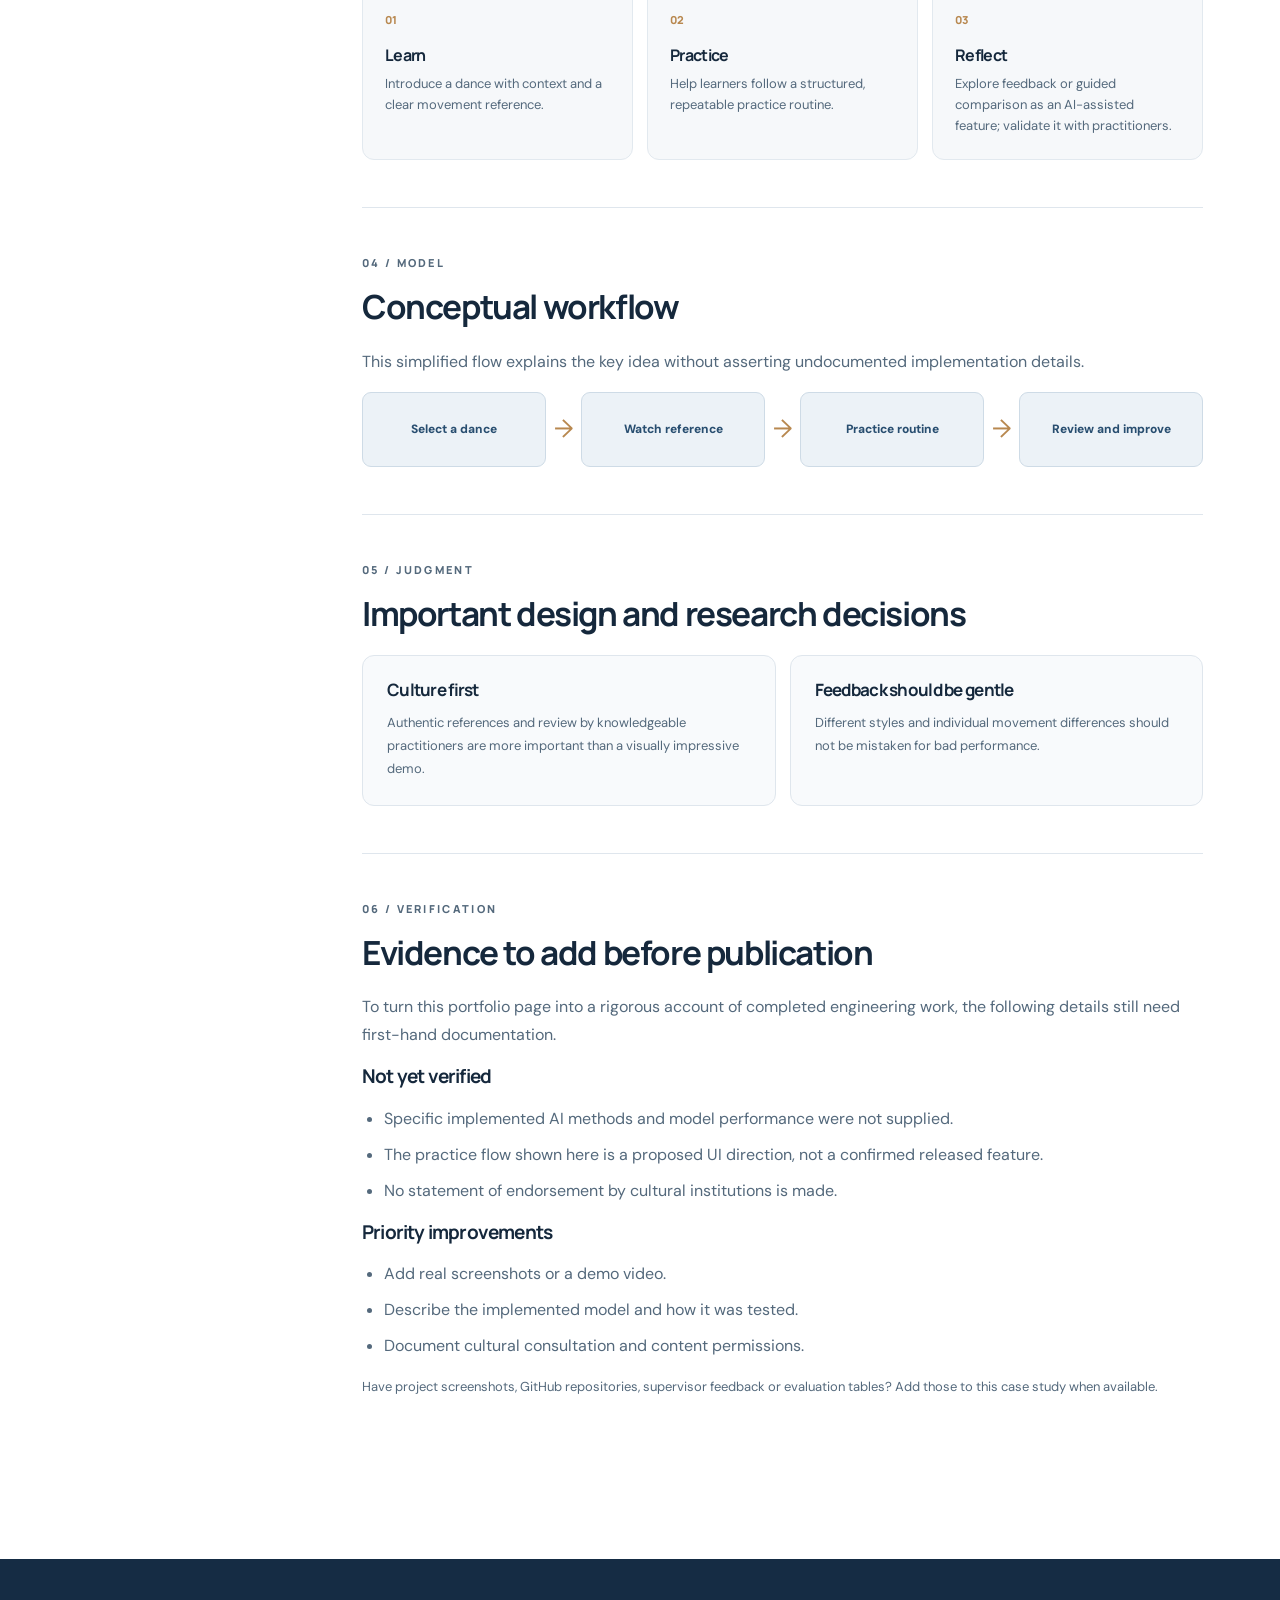
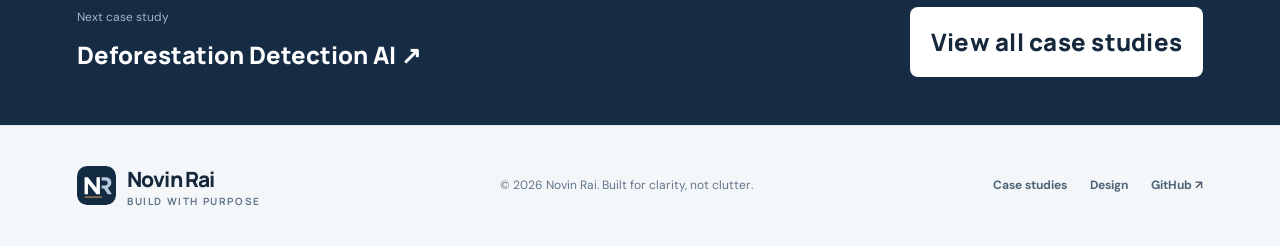
<file: case-studies/dancetutor.html>
<!doctype html><html lang="en"><head><meta charset="utf-8"><meta name="viewport" content="width=device-width,initial-scale=1"><meta name="theme-color" content="#15283c"><meta name="description" content="An AI-oriented learning experience centered on Bhutanese cultural dance."><title>DanceTutor | Novin Rai</title><link rel="icon" type="image/svg+xml" href="../assets/mark.svg"><link rel="stylesheet" href="../css/site.css"><script defer src="../js/site-config.js"></script><script defer src="../js/site.js"></script></head><body><a class="skip" href="#main">Skip to content</a><header class="site-header"><div class="wrap header-inner"><a class="brand" href="../index.html" aria-label="Novin Rai homepage"><img src="../assets/mark.svg" alt=""><span>Novin Rai<small>AI · DATA SCIENCE</small></span></a><button class="menu-toggle" type="button" aria-label="Toggle navigation" aria-expanded="false" aria-controls="primary-nav"><svg fill="none" stroke="currentColor" stroke-width="2" viewBox="0 0 24 24"><path d="M4 7h16M4 12h16M4 17h16"/></svg></button><nav class="site-nav" id="primary-nav" aria-label="Main navigation"><a class="" href="../index.html">Home</a><a class="" href="../index.html#about">About</a><a class="" href="../index.html#expertise">Expertise</a><a class="" href="../index.html#work">Work</a><a class="current" href="../case-studies/index.html">Case Studies</a><a class="" href="../design.html">Design</a><a class="nav-cta" href="../index.html#contact">Let's connect ↗</a></nav></div></header><main id="main"><section class="case-hero"><div class="wrap"><div class="breadcrumb"><a href="../index.html">Home</a> / <a href="index.html">Case studies</a> / DanceTutor</div><div class="case-hero-grid"><div><p class="eyebrow">Case Study 02 / Cultural technology · AI</p><h1>DanceTutor</h1><p>A project bringing Bhutanese traditional dance learning into a digital, AI-oriented experience.</p><div class="case-facts"><span class="fact">Bhutanese culture</span><span class="fact">AI-assisted learning</span><span class="fact">Product design</span></div></div><div class="case-hero-media"><img src="../assets/projects/dance.svg" alt="Conceptual illustration for DanceTutor"></div></div></div></section>
<div class="section"><div class="wrap case-layout"><aside class="case-toc" aria-label="On this page"><a href="#part-1">Overview</a><a href="#part-2">Problem & goal</a><a href="#part-3">Approach</a><a href="#part-4">System flow</a><a href="#part-5">Key decisions</a><a href="#part-6">Evidence & next steps</a></aside><div class="case-body"><section id="part-1"><p class="eyebrow">01 / Overview</p><h2>At a glance</h2><p>A project bringing Bhutanese traditional dance learning into a digital, AI-oriented experience.</p><p><strong>What this demonstrates:</strong> Connects AI concepts with a local educational use case and culturally informed interface design.</p><div class="note">Case-study scope: factual project purpose is based on Novin's description. The workflow shown below is a proposed or general technical direction, not proof that every step is implemented.</div></section>
<section id="part-2"><p class="eyebrow">02 / Context</p><h2>The problem and the objective</h2><div class="case-callout"><div class="mini-panel"><h3>The challenge</h3><p>Traditional dance depends on movement, timing and cultural context. An online learning tool must help people practice without reducing the dance to a generic motion-scoring exercise.</p></div><div class="mini-panel"><h3>The goal</h3><p>Support accessible practice while respecting the knowledge and cultural meaning of Bhutanese dance.</p></div></div></section>
<section id="part-3"><p class="eyebrow">03 / Reasoning</p><h2>How the project can be approached</h2><p>The following three-part structure describes a defensible development and evaluation path for this project.</p><div class="case-steps"><article class="step"><span>01</span><h3>Learn</h3><p>Introduce a dance with context and a clear movement reference.</p></article><article class="step"><span>02</span><h3>Practice</h3><p>Help learners follow a structured, repeatable practice routine.</p></article><article class="step"><span>03</span><h3>Reflect</h3><p>Explore feedback or guided comparison as an AI-assisted feature; validate it with practitioners.</p></article></div></section>
<section id="part-4"><p class="eyebrow">04 / Model</p><h2>Conceptual workflow</h2><p>This simplified flow explains the key idea without asserting undocumented implementation details.</p><div class="case-flow"><div class="flow-stage">Select a dance</div><span class="flow-arrow" aria-hidden="true">→</span><div class="flow-stage">Watch reference</div><span class="flow-arrow" aria-hidden="true">→</span><div class="flow-stage">Practice routine</div><span class="flow-arrow" aria-hidden="true">→</span><div class="flow-stage">Review and improve</div></div></section>
<section id="part-5"><p class="eyebrow">05 / Judgment</p><h2>Important design and research decisions</h2><div class="case-callout"><div class="mini-panel"><h3>Culture first</h3><p>Authentic references and review by knowledgeable practitioners are more important than a visually impressive demo.</p></div><div class="mini-panel"><h3>Feedback should be gentle</h3><p>Different styles and individual movement differences should not be mistaken for bad performance.</p></div></div></section>
<section id="part-6"><p class="eyebrow">06 / Verification</p><h2>Evidence to add before publication</h2><p>To turn this portfolio page into a rigorous account of completed engineering work, the following details still need first-hand documentation.</p><h3>Not yet verified</h3><ul><li>Specific implemented AI methods and model performance were not supplied.</li><li>The practice flow shown here is a proposed UI direction, not a confirmed released feature.</li><li>No statement of endorsement by cultural institutions is made.</li></ul><h3>Priority improvements</h3><ul><li>Add real screenshots or a demo video.</li><li>Describe the implemented model and how it was tested.</li><li>Document cultural consultation and content permissions.</li></ul><p class="subdued">Have project screenshots, GitHub repositories, supervisor feedback or evaluation tables? Add those to this case study when available.</p></section></div></div></div><section class="case-footer-nav"><div class="wrap"><div><span>Next case study</span><a href="deforestation-detection.html">Deforestation Detection AI ↗</a></div><a class="btn btn-white" href="index.html">View all case studies</a></div></section></main><footer class="site-footer"><div class="wrap footer-inner"><a class="brand" href="../index.html"><img src="../assets/mark.svg" alt=""><span>Novin Rai<small>BUILD WITH PURPOSE</small></span></a><p>© <span data-year>2026</span> Novin Rai. Built for clarity, not clutter.</p><div class="footer-links"><a href="../case-studies/index.html">Case studies</a><a href="../design.html">Design</a><a href="#" data-external="github" hidden>GitHub ↗</a></div></div></footer></body></html>
</file>
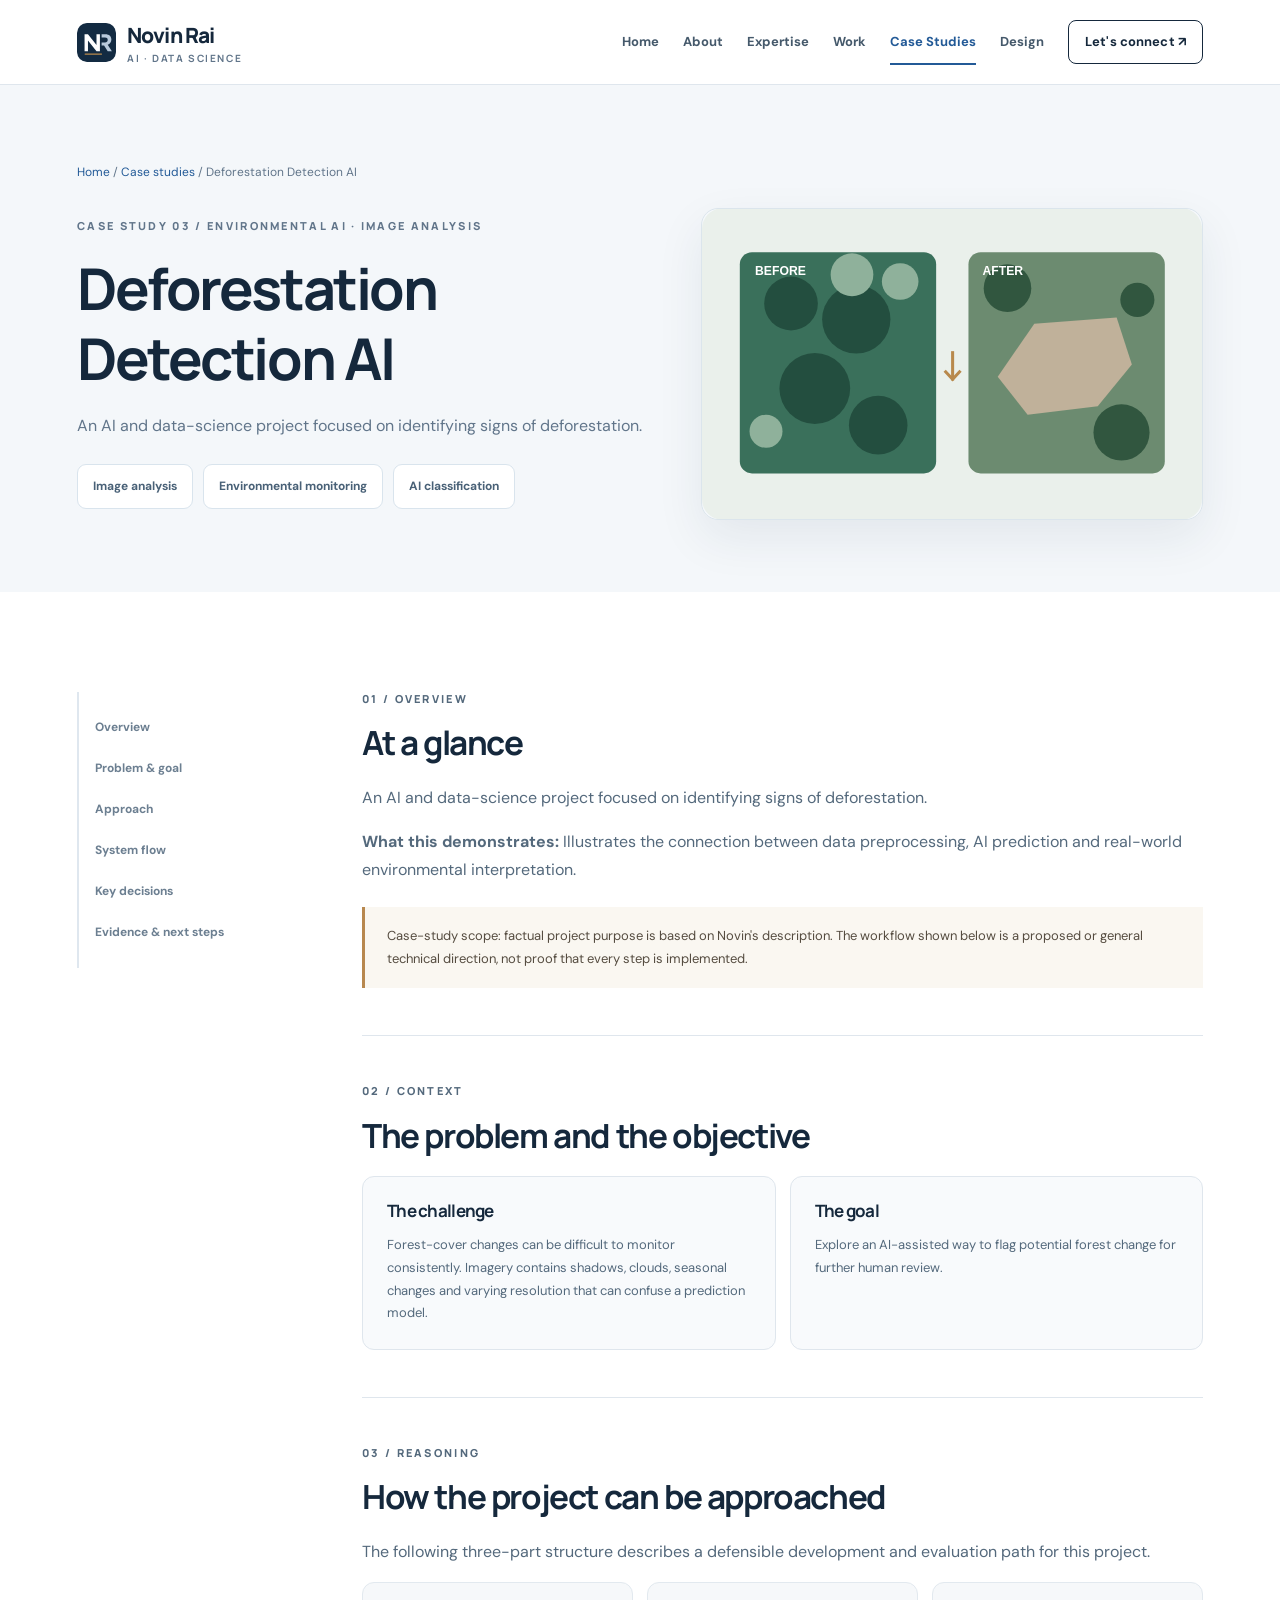
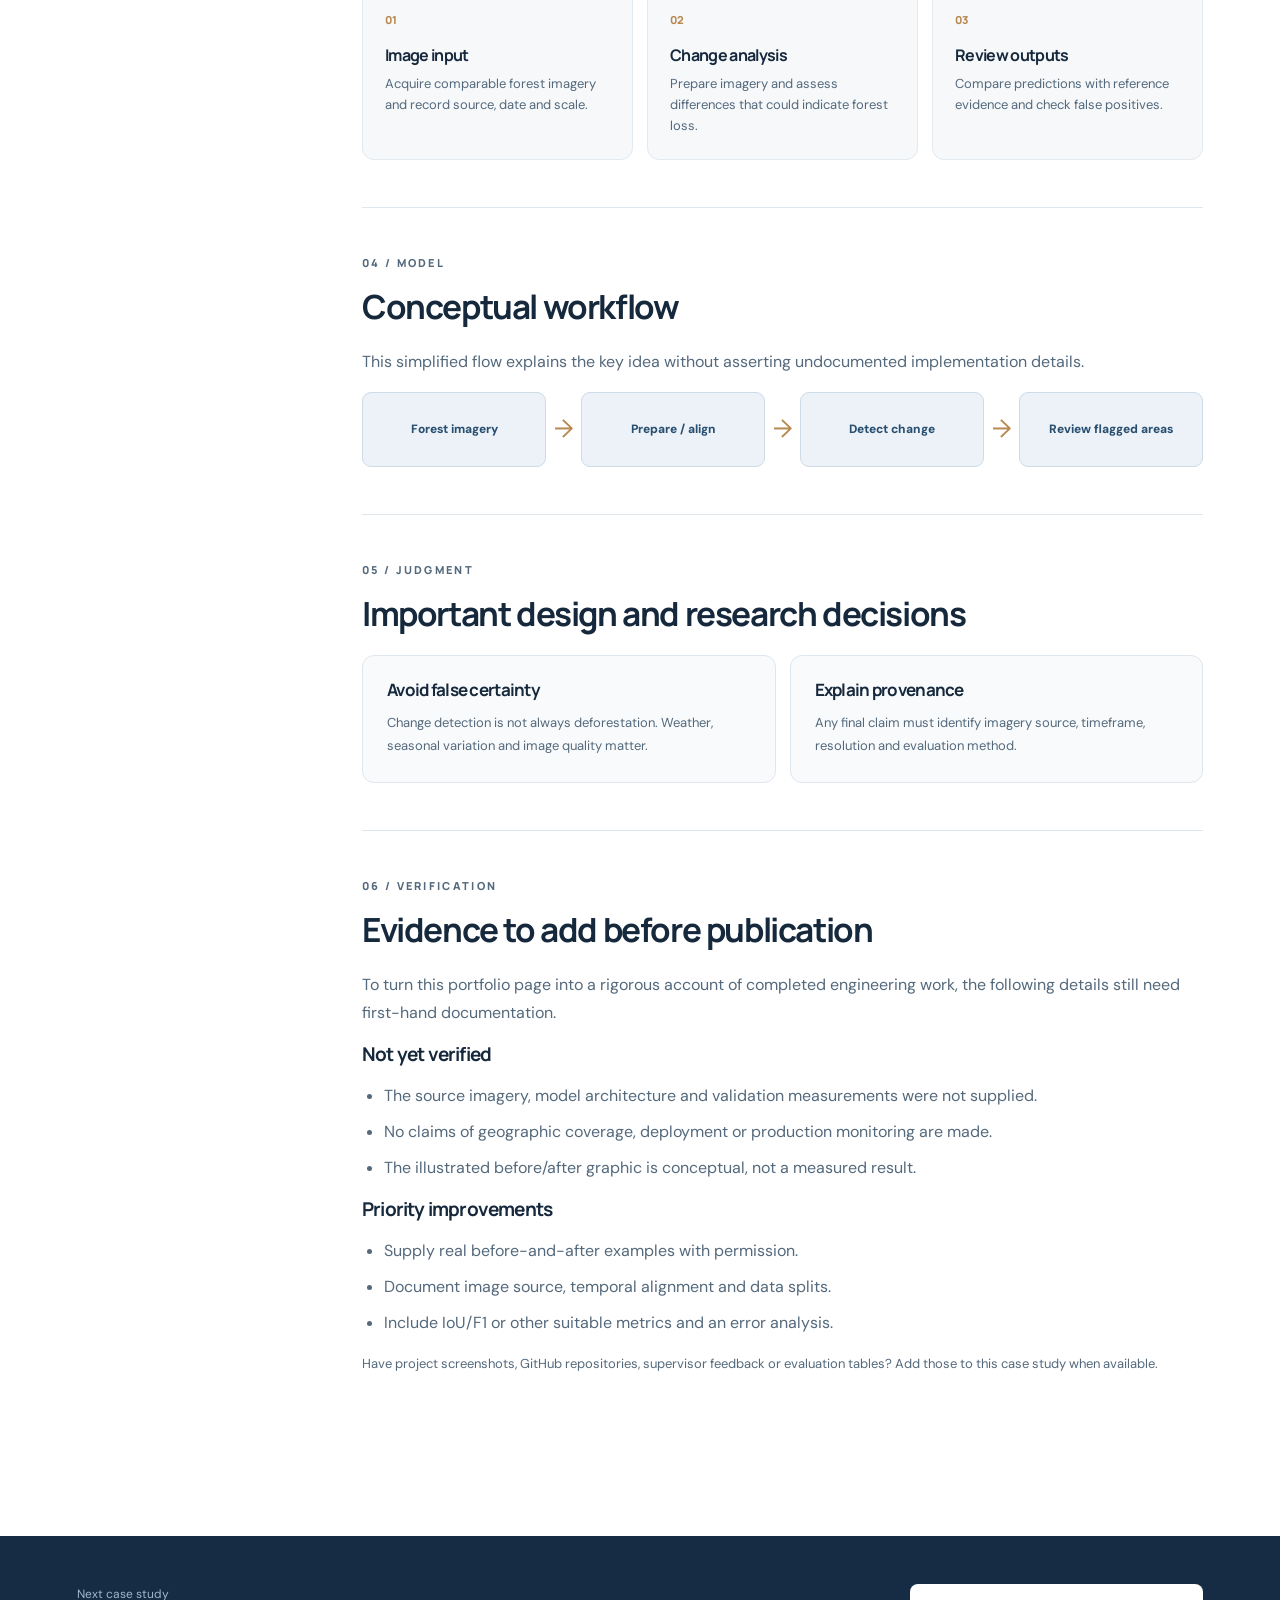
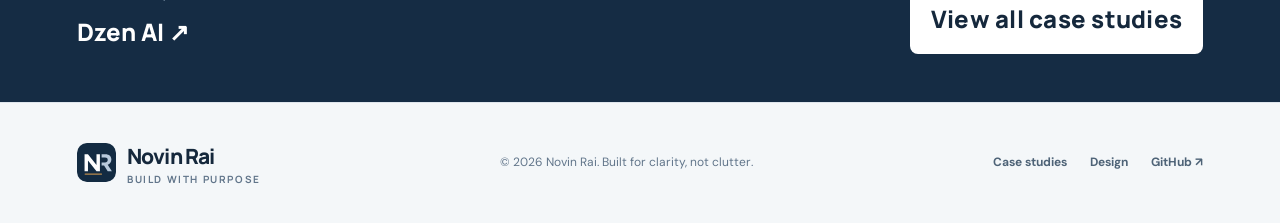
<file: case-studies/deforestation-detection.html>
<!doctype html><html lang="en"><head><meta charset="utf-8"><meta name="viewport" content="width=device-width,initial-scale=1"><meta name="theme-color" content="#15283c"><meta name="description" content="Using AI to identify possible forest-cover changes from image data."><title>Deforestation Detection AI | Novin Rai</title><link rel="icon" type="image/svg+xml" href="../assets/mark.svg"><link rel="stylesheet" href="../css/site.css"><script defer src="../js/site-config.js"></script><script defer src="../js/site.js"></script></head><body><a class="skip" href="#main">Skip to content</a><header class="site-header"><div class="wrap header-inner"><a class="brand" href="../index.html" aria-label="Novin Rai homepage"><img src="../assets/mark.svg" alt=""><span>Novin Rai<small>AI · DATA SCIENCE</small></span></a><button class="menu-toggle" type="button" aria-label="Toggle navigation" aria-expanded="false" aria-controls="primary-nav"><svg fill="none" stroke="currentColor" stroke-width="2" viewBox="0 0 24 24"><path d="M4 7h16M4 12h16M4 17h16"/></svg></button><nav class="site-nav" id="primary-nav" aria-label="Main navigation"><a class="" href="../index.html">Home</a><a class="" href="../index.html#about">About</a><a class="" href="../index.html#expertise">Expertise</a><a class="" href="../index.html#work">Work</a><a class="current" href="../case-studies/index.html">Case Studies</a><a class="" href="../design.html">Design</a><a class="nav-cta" href="../index.html#contact">Let's connect ↗</a></nav></div></header><main id="main"><section class="case-hero"><div class="wrap"><div class="breadcrumb"><a href="../index.html">Home</a> / <a href="index.html">Case studies</a> / Deforestation Detection AI</div><div class="case-hero-grid"><div><p class="eyebrow">Case Study 03 / Environmental AI · Image analysis</p><h1>Deforestation Detection AI</h1><p>An AI and data-science project focused on identifying signs of deforestation.</p><div class="case-facts"><span class="fact">Image analysis</span><span class="fact">Environmental monitoring</span><span class="fact">AI classification</span></div></div><div class="case-hero-media"><img src="../assets/projects/forest.svg" alt="Conceptual illustration for Deforestation Detection AI"></div></div></div></section>
<div class="section"><div class="wrap case-layout"><aside class="case-toc" aria-label="On this page"><a href="#part-1">Overview</a><a href="#part-2">Problem & goal</a><a href="#part-3">Approach</a><a href="#part-4">System flow</a><a href="#part-5">Key decisions</a><a href="#part-6">Evidence & next steps</a></aside><div class="case-body"><section id="part-1"><p class="eyebrow">01 / Overview</p><h2>At a glance</h2><p>An AI and data-science project focused on identifying signs of deforestation.</p><p><strong>What this demonstrates:</strong> Illustrates the connection between data preprocessing, AI prediction and real-world environmental interpretation.</p><div class="note">Case-study scope: factual project purpose is based on Novin's description. The workflow shown below is a proposed or general technical direction, not proof that every step is implemented.</div></section>
<section id="part-2"><p class="eyebrow">02 / Context</p><h2>The problem and the objective</h2><div class="case-callout"><div class="mini-panel"><h3>The challenge</h3><p>Forest-cover changes can be difficult to monitor consistently. Imagery contains shadows, clouds, seasonal changes and varying resolution that can confuse a prediction model.</p></div><div class="mini-panel"><h3>The goal</h3><p>Explore an AI-assisted way to flag potential forest change for further human review.</p></div></div></section>
<section id="part-3"><p class="eyebrow">03 / Reasoning</p><h2>How the project can be approached</h2><p>The following three-part structure describes a defensible development and evaluation path for this project.</p><div class="case-steps"><article class="step"><span>01</span><h3>Image input</h3><p>Acquire comparable forest imagery and record source, date and scale.</p></article><article class="step"><span>02</span><h3>Change analysis</h3><p>Prepare imagery and assess differences that could indicate forest loss.</p></article><article class="step"><span>03</span><h3>Review outputs</h3><p>Compare predictions with reference evidence and check false positives.</p></article></div></section>
<section id="part-4"><p class="eyebrow">04 / Model</p><h2>Conceptual workflow</h2><p>This simplified flow explains the key idea without asserting undocumented implementation details.</p><div class="case-flow"><div class="flow-stage">Forest imagery</div><span class="flow-arrow" aria-hidden="true">→</span><div class="flow-stage">Prepare / align</div><span class="flow-arrow" aria-hidden="true">→</span><div class="flow-stage">Detect change</div><span class="flow-arrow" aria-hidden="true">→</span><div class="flow-stage">Review flagged areas</div></div></section>
<section id="part-5"><p class="eyebrow">05 / Judgment</p><h2>Important design and research decisions</h2><div class="case-callout"><div class="mini-panel"><h3>Avoid false certainty</h3><p>Change detection is not always deforestation. Weather, seasonal variation and image quality matter.</p></div><div class="mini-panel"><h3>Explain provenance</h3><p>Any final claim must identify imagery source, timeframe, resolution and evaluation method.</p></div></div></section>
<section id="part-6"><p class="eyebrow">06 / Verification</p><h2>Evidence to add before publication</h2><p>To turn this portfolio page into a rigorous account of completed engineering work, the following details still need first-hand documentation.</p><h3>Not yet verified</h3><ul><li>The source imagery, model architecture and validation measurements were not supplied.</li><li>No claims of geographic coverage, deployment or production monitoring are made.</li><li>The illustrated before/after graphic is conceptual, not a measured result.</li></ul><h3>Priority improvements</h3><ul><li>Supply real before-and-after examples with permission.</li><li>Document image source, temporal alignment and data splits.</li><li>Include IoU/F1 or other suitable metrics and an error analysis.</li></ul><p class="subdued">Have project screenshots, GitHub repositories, supervisor feedback or evaluation tables? Add those to this case study when available.</p></section></div></div></div><section class="case-footer-nav"><div class="wrap"><div><span>Next case study</span><a href="dzen-ai.html">Dzen AI ↗</a></div><a class="btn btn-white" href="index.html">View all case studies</a></div></section></main><footer class="site-footer"><div class="wrap footer-inner"><a class="brand" href="../index.html"><img src="../assets/mark.svg" alt=""><span>Novin Rai<small>BUILD WITH PURPOSE</small></span></a><p>© <span data-year>2026</span> Novin Rai. Built for clarity, not clutter.</p><div class="footer-links"><a href="../case-studies/index.html">Case studies</a><a href="../design.html">Design</a><a href="#" data-external="github" hidden>GitHub ↗</a></div></div></footer></body></html>
</file>
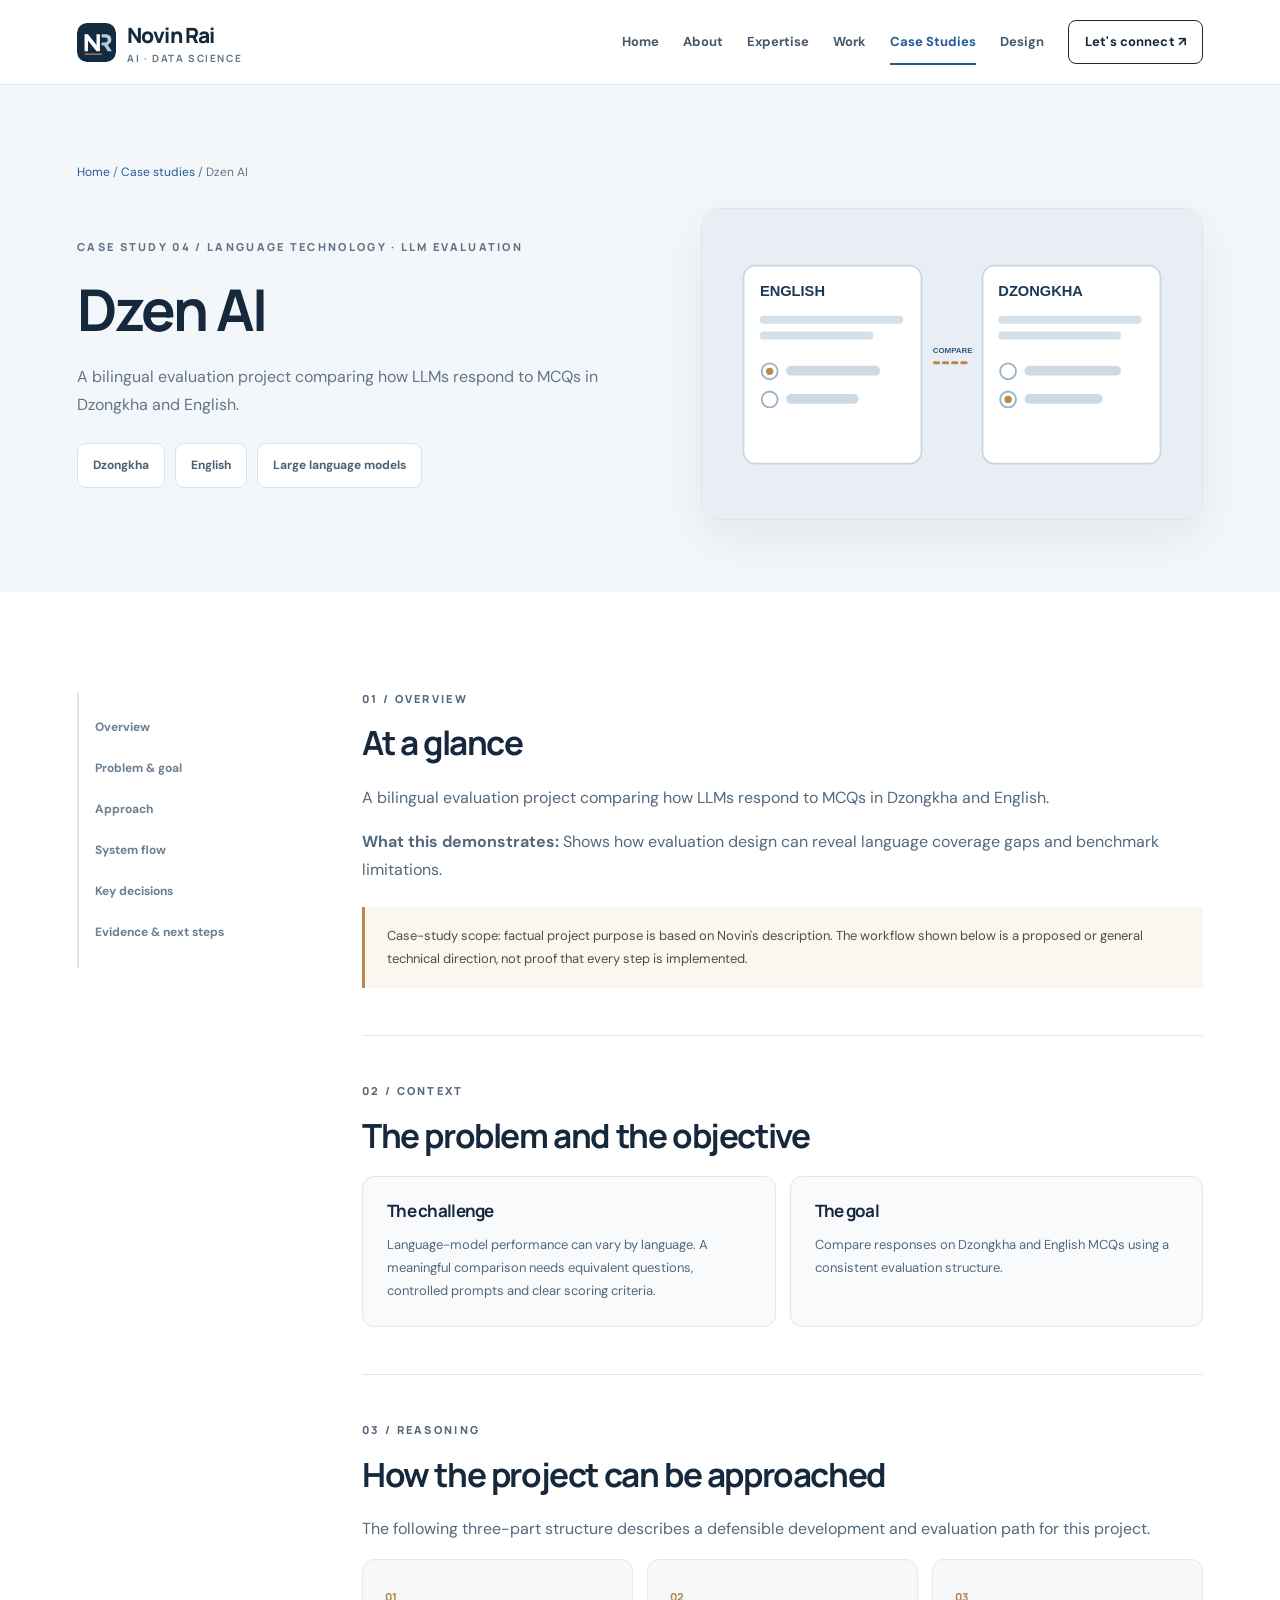
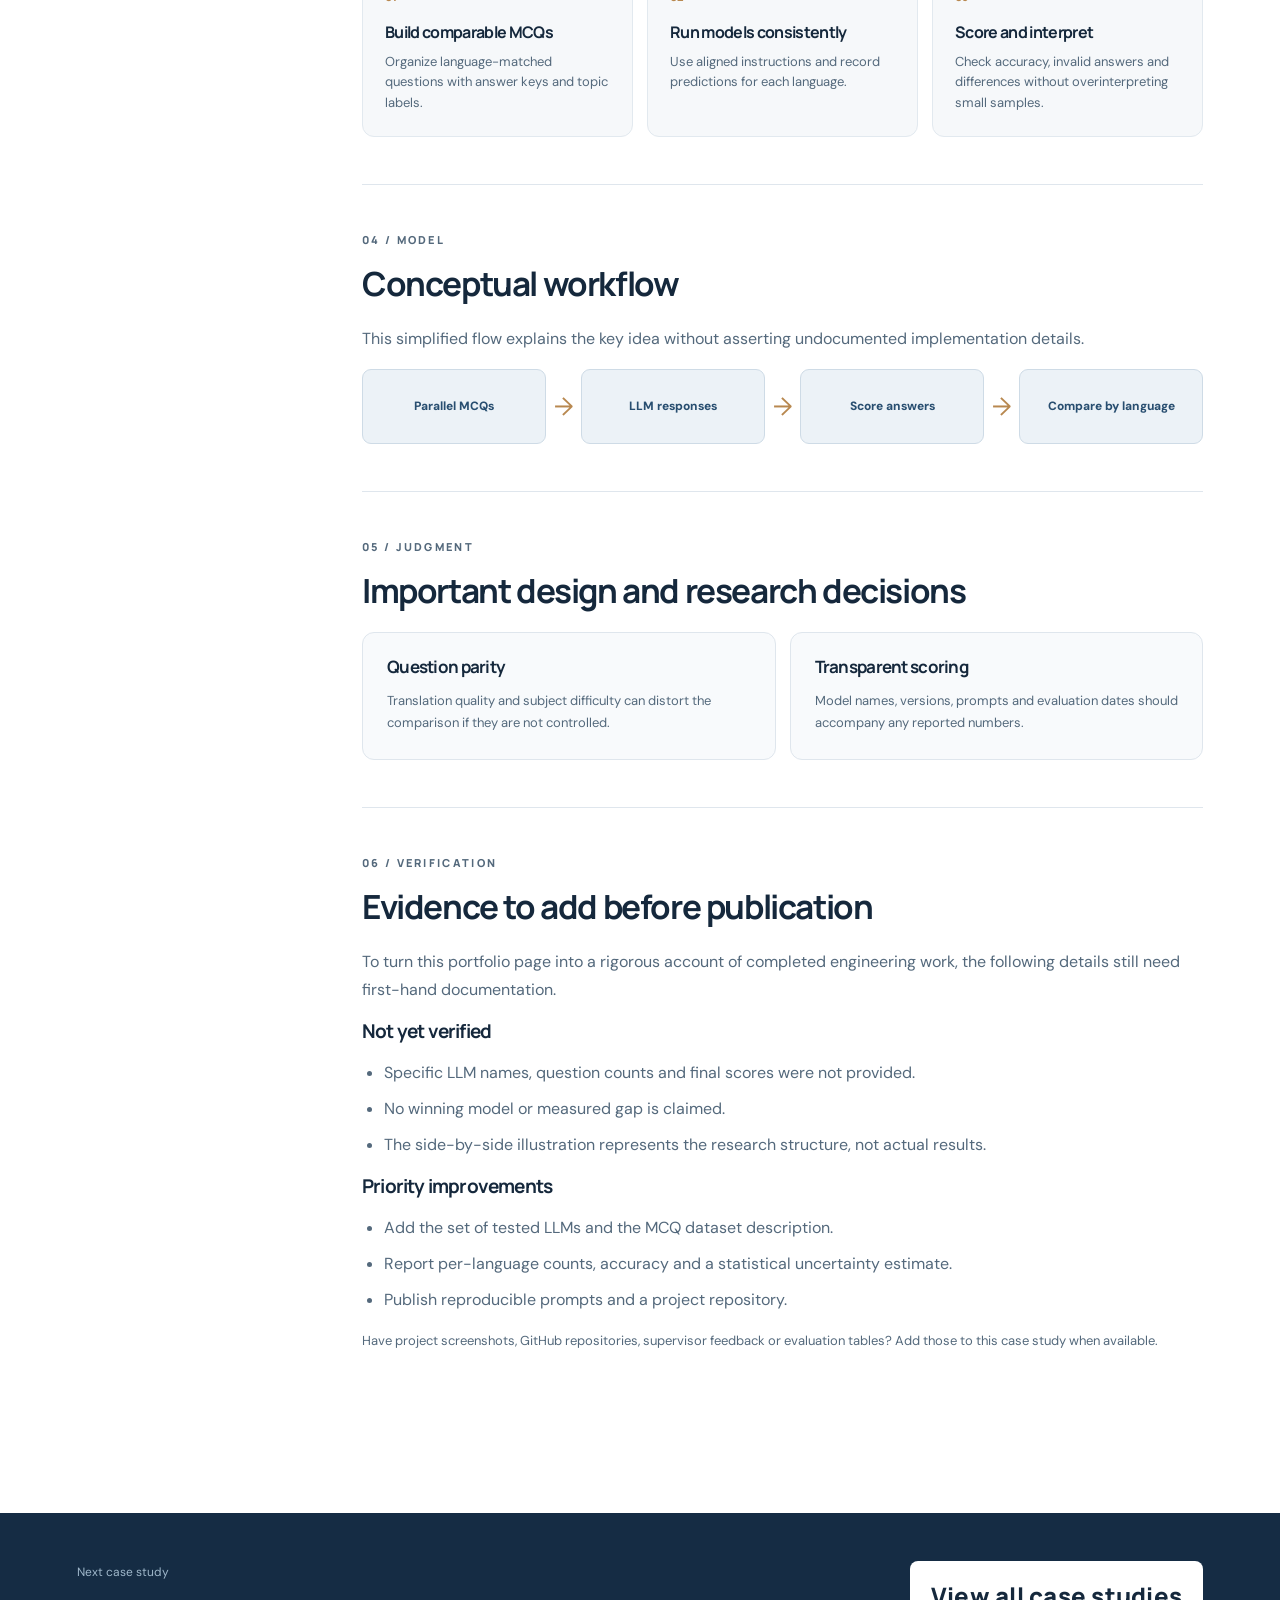
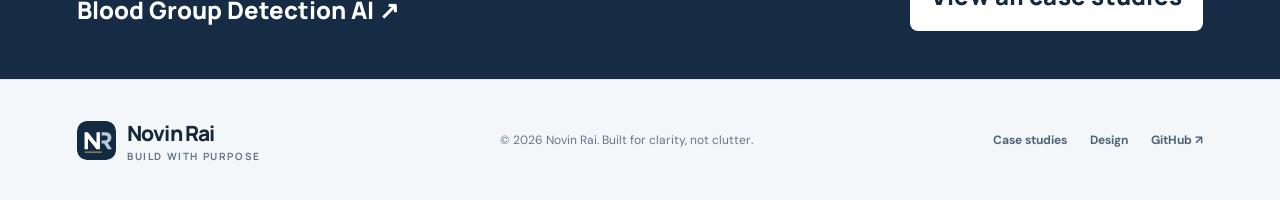
<file: case-studies/dzen-ai.html>
<!doctype html><html lang="en"><head><meta charset="utf-8"><meta name="viewport" content="width=device-width,initial-scale=1"><meta name="theme-color" content="#15283c"><meta name="description" content="A parallel comparison of language-model answers to Dzongkha and English multiple-choice questions."><title>Dzen AI | Novin Rai</title><link rel="icon" type="image/svg+xml" href="../assets/mark.svg"><link rel="stylesheet" href="../css/site.css"><script defer src="../js/site-config.js"></script><script defer src="../js/site.js"></script></head><body><a class="skip" href="#main">Skip to content</a><header class="site-header"><div class="wrap header-inner"><a class="brand" href="../index.html" aria-label="Novin Rai homepage"><img src="../assets/mark.svg" alt=""><span>Novin Rai<small>AI · DATA SCIENCE</small></span></a><button class="menu-toggle" type="button" aria-label="Toggle navigation" aria-expanded="false" aria-controls="primary-nav"><svg fill="none" stroke="currentColor" stroke-width="2" viewBox="0 0 24 24"><path d="M4 7h16M4 12h16M4 17h16"/></svg></button><nav class="site-nav" id="primary-nav" aria-label="Main navigation"><a class="" href="../index.html">Home</a><a class="" href="../index.html#about">About</a><a class="" href="../index.html#expertise">Expertise</a><a class="" href="../index.html#work">Work</a><a class="current" href="../case-studies/index.html">Case Studies</a><a class="" href="../design.html">Design</a><a class="nav-cta" href="../index.html#contact">Let's connect ↗</a></nav></div></header><main id="main"><section class="case-hero"><div class="wrap"><div class="breadcrumb"><a href="../index.html">Home</a> / <a href="index.html">Case studies</a> / Dzen AI</div><div class="case-hero-grid"><div><p class="eyebrow">Case Study 04 / Language technology · LLM evaluation</p><h1>Dzen AI</h1><p>A bilingual evaluation project comparing how LLMs respond to MCQs in Dzongkha and English.</p><div class="case-facts"><span class="fact">Dzongkha</span><span class="fact">English</span><span class="fact">Large language models</span></div></div><div class="case-hero-media"><img src="../assets/projects/dzen.svg" alt="Conceptual illustration for Dzen AI"></div></div></div></section>
<div class="section"><div class="wrap case-layout"><aside class="case-toc" aria-label="On this page"><a href="#part-1">Overview</a><a href="#part-2">Problem & goal</a><a href="#part-3">Approach</a><a href="#part-4">System flow</a><a href="#part-5">Key decisions</a><a href="#part-6">Evidence & next steps</a></aside><div class="case-body"><section id="part-1"><p class="eyebrow">01 / Overview</p><h2>At a glance</h2><p>A bilingual evaluation project comparing how LLMs respond to MCQs in Dzongkha and English.</p><p><strong>What this demonstrates:</strong> Shows how evaluation design can reveal language coverage gaps and benchmark limitations.</p><div class="note">Case-study scope: factual project purpose is based on Novin's description. The workflow shown below is a proposed or general technical direction, not proof that every step is implemented.</div></section>
<section id="part-2"><p class="eyebrow">02 / Context</p><h2>The problem and the objective</h2><div class="case-callout"><div class="mini-panel"><h3>The challenge</h3><p>Language-model performance can vary by language. A meaningful comparison needs equivalent questions, controlled prompts and clear scoring criteria.</p></div><div class="mini-panel"><h3>The goal</h3><p>Compare responses on Dzongkha and English MCQs using a consistent evaluation structure.</p></div></div></section>
<section id="part-3"><p class="eyebrow">03 / Reasoning</p><h2>How the project can be approached</h2><p>The following three-part structure describes a defensible development and evaluation path for this project.</p><div class="case-steps"><article class="step"><span>01</span><h3>Build comparable MCQs</h3><p>Organize language-matched questions with answer keys and topic labels.</p></article><article class="step"><span>02</span><h3>Run models consistently</h3><p>Use aligned instructions and record predictions for each language.</p></article><article class="step"><span>03</span><h3>Score and interpret</h3><p>Check accuracy, invalid answers and differences without overinterpreting small samples.</p></article></div></section>
<section id="part-4"><p class="eyebrow">04 / Model</p><h2>Conceptual workflow</h2><p>This simplified flow explains the key idea without asserting undocumented implementation details.</p><div class="case-flow"><div class="flow-stage">Parallel MCQs</div><span class="flow-arrow" aria-hidden="true">→</span><div class="flow-stage">LLM responses</div><span class="flow-arrow" aria-hidden="true">→</span><div class="flow-stage">Score answers</div><span class="flow-arrow" aria-hidden="true">→</span><div class="flow-stage">Compare by language</div></div></section>
<section id="part-5"><p class="eyebrow">05 / Judgment</p><h2>Important design and research decisions</h2><div class="case-callout"><div class="mini-panel"><h3>Question parity</h3><p>Translation quality and subject difficulty can distort the comparison if they are not controlled.</p></div><div class="mini-panel"><h3>Transparent scoring</h3><p>Model names, versions, prompts and evaluation dates should accompany any reported numbers.</p></div></div></section>
<section id="part-6"><p class="eyebrow">06 / Verification</p><h2>Evidence to add before publication</h2><p>To turn this portfolio page into a rigorous account of completed engineering work, the following details still need first-hand documentation.</p><h3>Not yet verified</h3><ul><li>Specific LLM names, question counts and final scores were not provided.</li><li>No winning model or measured gap is claimed.</li><li>The side-by-side illustration represents the research structure, not actual results.</li></ul><h3>Priority improvements</h3><ul><li>Add the set of tested LLMs and the MCQ dataset description.</li><li>Report per-language counts, accuracy and a statistical uncertainty estimate.</li><li>Publish reproducible prompts and a project repository.</li></ul><p class="subdued">Have project screenshots, GitHub repositories, supervisor feedback or evaluation tables? Add those to this case study when available.</p></section></div></div></div><section class="case-footer-nav"><div class="wrap"><div><span>Next case study</span><a href="blood-group-detection.html">Blood Group Detection AI ↗</a></div><a class="btn btn-white" href="index.html">View all case studies</a></div></section></main><footer class="site-footer"><div class="wrap footer-inner"><a class="brand" href="../index.html"><img src="../assets/mark.svg" alt=""><span>Novin Rai<small>BUILD WITH PURPOSE</small></span></a><p>© <span data-year>2026</span> Novin Rai. Built for clarity, not clutter.</p><div class="footer-links"><a href="../case-studies/index.html">Case studies</a><a href="../design.html">Design</a><a href="#" data-external="github" hidden>GitHub ↗</a></div></div></footer></body></html>
</file>
<file: css/site.css>
@import url('https://fonts.googleapis.com/css2?family=DM+Sans:wght@400;500;600;700&family=Manrope:wght@400;500;600;700;800&display=swap');
:root{--ink:#15283c;--ink2:#294157;--blue:#235a97;--blue2:#3777b9;--gold:#b8884f;--bg:#f6f8fa;--paper:#ffffff;--muted:#61758a;--border:#dfe6ed;--soft:#eaf0f6;--shadow:0 18px 48px rgba(24,47,72,.08);--radius:18px}
*{box-sizing:border-box}html{scroll-behavior:smooth;scroll-padding-top:90px}body{margin:0;background:var(--paper);color:var(--ink);font:16px/1.75 'DM Sans',sans-serif;-webkit-font-smoothing:antialiased}body.menu-open{overflow:hidden}a{color:inherit;text-decoration:none}button,input,textarea{font:inherit}img{max-width:100%;display:block}button{cursor:pointer}::selection{background:#d2e3f7;color:#11243a}:focus-visible{outline:3px solid #6a9ed7;outline-offset:4px}.wrap{max-width:1190px;margin-inline:auto;padding-inline:32px}.skip{position:absolute;top:-80px;left:15px;z-index:100;padding:12px;background:#fff}.skip:focus{top:12px}.site-header{position:sticky;top:0;z-index:50;background:rgba(255,255,255,.95);border-bottom:1px solid var(--border);backdrop-filter:blur(16px)}.header-inner{height:84px;display:flex;align-items:center;justify-content:space-between;gap:26px}.brand{display:inline-flex;align-items:center;gap:11px;font-family:Manrope,sans-serif;font-weight:800;letter-spacing:-.04em;font-size:21px;white-space:nowrap}.brand img{width:39px;height:39px;border-radius:10px}.brand small{display:block;margin-top:-4px;color:var(--muted);font-size:10px;font-weight:700;letter-spacing:.16em;text-transform:uppercase}.site-nav{display:flex;align-items:center;gap:24px}.site-nav a{color:#45596b;font-size:13px;font-weight:700;transition:color .2s}.site-nav a:hover,.site-nav a.current{color:var(--blue)}.site-nav a.current{position:relative}.site-nav a.current:after{content:"";position:absolute;bottom:-12px;height:2px;background:var(--blue);left:0;right:0}.nav-cta,.btn{display:inline-flex;align-items:center;justify-content:center;gap:10px;border-radius:8px;font-size:13px;font-weight:800;letter-spacing:.01em;transition:transform .2s,background .2s,border-color .2s}.nav-cta{border:1px solid var(--ink);padding:10px 16px;color:var(--ink)!important}.nav-cta:hover{background:var(--soft)}.menu-toggle{display:none;background:transparent;border:0;padding:8px;color:var(--ink)}.menu-toggle svg{width:26px;height:26px}.btn{padding:14px 21px;min-height:46px}.btn:hover{transform:translateY(-2px)}.btn-primary{background:var(--blue);color:#fff;box-shadow:0 9px 17px rgba(35,90,151,.15)}.btn-primary:hover{background:#194a7e}.btn-secondary{border:1px solid #adbdcc;background:transparent;color:var(--ink)}.btn-secondary:hover{border-color:var(--blue)}.btn-white{background:#fff;color:var(--ink)}.arrow{font-size:18px;line-height:0}.eyebrow{margin:0 0 17px;color:var(--blue);text-transform:uppercase;font:800 11px/1.3 Manrope,sans-serif;letter-spacing:.21em}.page-title,h1,h2,h3,h4{font-family:Manrope,sans-serif;line-height:1.22;letter-spacing:-.042em}h1,h2,h3,h4,p{margin-top:0}.section{padding:100px 0}.section-sm{padding:74px 0}.section-head{display:flex;justify-content:space-between;align-items:end;gap:24px;margin-bottom:32px}.section-head h2{font-size:clamp(30px,3.5vw,44px);margin:0;max-width:700px}.section-head p{max-width:400px;color:var(--muted);font-size:14px;margin:0}.text-link{color:var(--blue);font-size:13px;font-weight:800;white-space:nowrap}.text-link:hover{text-decoration:underline;text-underline-offset:5px}.tag{display:inline-block;border:1px solid #cbd8e5;border-radius:999px;padding:6px 12px;color:#526a81;font-size:11px;font-weight:700;line-height:1.2}.pill-row{display:flex;flex-wrap:wrap;gap:8px}.muted{color:var(--muted)}.subdued{font-size:13px;color:var(--muted)}.micro{font-size:11px;letter-spacing:.15em;text-transform:uppercase;font-weight:800;color:var(--muted)}
/* Home */
.hero{position:relative;background:linear-gradient(105deg,#f8fafc 6%,#f0f5f9 100%);overflow:hidden}.hero:before{content:"";position:absolute;inset:0;opacity:.28;background-image:linear-gradient(#bbccda 1px,transparent 1px),linear-gradient(90deg,#bbccda 1px,transparent 1px);background-size:70px 70px;mask-image:linear-gradient(to right,transparent 35%,#000)}.hero-grid{position:relative;display:grid;grid-template-columns:1.2fr .8fr;min-height:660px;align-items:center;gap:45px}.hero-copy{padding:75px 0}.hero h1{font-size:clamp(50px,5.8vw,79px);line-height:1.11;margin:0 0 17px;max-width:700px}.hero h1 span{color:var(--blue)}.hero-lead{max-width:535px;font-size:18px;line-height:1.8;color:#53697e;margin-bottom:30px}.hero-buttons{display:flex;flex-wrap:wrap;gap:13px}.hero-kicker{display:inline-flex;align-items:center;gap:12px;color:#4c6680;border:1px solid #d5e0e9;padding:8px 14px;border-radius:999px;font:800 10px Manrope,sans-serif;letter-spacing:.15em;text-transform:uppercase;margin-bottom:28px;background:rgba(255,255,255,.6)}.hero-kicker:before{content:"";width:7px;height:7px;background:var(--gold);border-radius:50%}.hero-photo-wrap{align-self:stretch;display:flex;align-items:end;justify-content:center;position:relative}.hero-photo-bg{position:absolute;bottom:0;left:3%;right:1%;height:78%;background:linear-gradient(155deg,#dfe8f0 0%,#aabfd0 100%);border-radius:210px 210px 0 0}.hero-photo-wrap:after{content:"";position:absolute;width:158px;height:158px;border:1px solid rgba(255,255,255,.7);right:-30px;top:115px;border-radius:100%;pointer-events:none}.hero-photo{height:min(550px,86%);max-width:none;max-height:560px;width:100%;object-fit:cover;object-position:center top;position:relative;z-index:2;filter:saturate(.86);border-radius:210px 210px 0 0;mix-blend-mode:multiply}.photo-label{z-index:4;position:absolute;left:-20px;bottom:45px;background:white;padding:17px 22px;box-shadow:0 15px 40px rgba(22,45,68,.1);border:1px solid #e2e9ef;border-left:3px solid var(--gold);font-size:13px;font-weight:800}.photo-label span{display:block;color:var(--muted);font-size:11px;font-weight:500}.proof-band{background:var(--ink);color:#fff}.proof-grid{display:grid;grid-template-columns:repeat(3,1fr)}.proof-stat{padding:27px 0;display:flex;gap:17px;align-items:center}.proof-stat:not(:first-child){padding-left:52px;border-left:1px solid rgba(255,255,255,.12)}.proof-stat strong{font:800 26px/1 Manrope,sans-serif}.proof-stat span{display:block;color:#bbccdb;font-size:11px;line-height:1.55;margin-top:6px}.proof-stat .s-icon{border:1px solid #60748a;color:#c0d2e4;width:42px;height:42px;border-radius:11px;display:grid;place-items:center;font-weight:800}
.about-layout{display:grid;grid-template-columns:1.05fr .95fr;gap:90px;align-items:center}.about-layout h2{font-size:clamp(32px,3.4vw,45px);margin:0 0 22px}.about-layout p{color:#556b80}.about-panel{background:#f0f4f8;border:1px solid #dde6ee;border-radius:18px;padding:34px 37px;position:relative}.about-panel:before{content:"";position:absolute;width:68px;height:4px;background:var(--gold);top:0;left:37px}.about-panel h3{font-size:23px;margin:7px 0 4px}.school-label{font-size:13px;color:var(--muted);margin-bottom:22px}.about-row{display:flex;justify-content:space-between;border-top:1px solid #d3dfe8;padding-top:15px;margin-top:15px;gap:14px;font-size:13px}.about-row strong{max-width:230px;text-align:right}.skills-section{background:var(--bg)}.skill-groups{display:grid;grid-template-columns:repeat(3,1fr);gap:17px}.skill-group{background:#fff;border:1px solid var(--border);padding:31px;border-radius:14px;min-height:225px}.skill-group .num{color:var(--gold);font-weight:800;font-size:12px}.skill-group h3{font-size:20px;margin:24px 0 18px}.skill-group p{color:var(--muted);font-size:13px;margin:0 0 17px}.skill-group .tag{background:var(--bg)}
.case-grid{display:grid;grid-template-columns:repeat(2,1fr);gap:22px}.case-card{background:#fff;border:1px solid var(--border);border-radius:16px;overflow:hidden;transition:box-shadow .25s,transform .25s}.case-card:hover{box-shadow:var(--shadow);transform:translateY(-3px)}.card-img{height:235px;overflow:hidden;background:#e9eef4}.card-img img{height:100%;width:100%;object-fit:cover;transition:transform .3s}.case-card:hover .card-img img{transform:scale(1.025)}.case-card-content{padding:26px 27px 29px}.card-number{font:800 11px Manrope,sans-serif;color:var(--gold);letter-spacing:.14em;text-transform:uppercase}.case-card h3{font-size:23px;margin:12px 0}.case-card p{color:var(--muted);font-size:14px;margin-bottom:20px;min-height:48px}.card-bottom{border-top:1px solid var(--border);padding-top:20px;display:flex;justify-content:space-between;align-items:center;gap:15px}.card-bottom .pill-row{gap:5px}.card-bottom .tag{font-size:10px}.feature-band{background:#152c44;color:#fff;position:relative;overflow:hidden}.feature-band:after{content:"";position:absolute;right:-120px;top:-155px;width:500px;height:500px;border-radius:100%;border:1px solid #466079;box-shadow:0 0 0 65px rgba(255,255,255,.018),0 0 0 130px rgba(255,255,255,.018)}.feature-band .wrap{position:relative;z-index:1}.feature-inner{display:grid;grid-template-columns:1fr auto;align-items:center;gap:40px}.feature-inner h2{font-size:clamp(30px,3.3vw,43px);margin:0 0 14px;max-width:680px}.feature-inner p{color:#b5c9db;max-width:680px;margin:0}.feature-band .eyebrow{color:#d9b787}.contact-grid{display:grid;grid-template-columns:1fr 1fr;gap:60px;align-items:start}.contact-grid h2{font-size:clamp(33px,3.6vw,48px);margin-bottom:18px}.contact-grid p{color:var(--muted);max-width:470px}.contact-panel{background:#f5f8fb;border:1px solid var(--border);border-radius:16px;padding:32px}.contact-panel h3{font-size:21px;margin-bottom:10px}.contact-panel a{display:flex;align-items:center;justify-content:space-between;border-top:1px solid var(--border);margin-top:14px;padding-top:14px;font-size:14px;font-weight:700}.contact-panel .subdued{font-weight:400;margin:10px 0 0}
/* Shared pages */
.page-hero{background:linear-gradient(110deg,#f5f8fb,#eaf1f6);padding:83px 0 79px;border-bottom:1px solid var(--border)}.page-hero h1{font-size:clamp(46px,5vw,64px);max-width:840px;margin:0 0 17px}.page-hero p:not(.eyebrow){color:var(--muted);max-width:710px;font-size:17px;margin:0}.breadcrumb{font-size:12px;color:var(--muted);margin-bottom:25px}.breadcrumb a{color:var(--blue)}.page-intro{max-width:770px}.archive .case-grid{margin-top:18px}.case-hero{padding:77px 0 72px;background:#f4f7fa}.case-hero-grid{display:grid;grid-template-columns:1.08fr .92fr;gap:35px;align-items:center}.case-hero h1{font-size:clamp(42px,4.5vw,60px);margin:0 0 19px}.case-hero p{color:var(--muted);max-width:600px}.case-hero .eyebrow{margin-bottom:20px}.case-hero-media{border-radius:17px;overflow:hidden;box-shadow:var(--shadow);border:1px solid #dbe5ec}.case-hero-media img{width:100%;height:310px;object-fit:cover}.case-facts{display:flex;flex-wrap:wrap;gap:10px;margin-top:24px}.fact{background:#fff;border:1px solid #d9e4ed;padding:11px 15px;border-radius:9px;font-size:12px;font-weight:700;color:#496177}.case-layout{display:grid;grid-template-columns:230px 1fr;gap:55px;align-items:start}.case-toc{position:sticky;top:112px;padding:15px 0;border-left:2px solid #dfe7ef}.case-toc a{display:block;font-size:12px;font-weight:700;color:#6c7f91;padding:10px 16px}.case-toc a:hover,.case-toc a:focus{color:var(--blue)}.case-body section{padding-bottom:47px;margin-bottom:48px;border-bottom:1px solid var(--border)}.case-body section:last-child{border:0;margin-bottom:0}.case-body h2{font-size:clamp(28px,2.6vw,37px);margin-bottom:20px}.case-body h3{font-size:19px;margin-bottom:12px}.case-body p{color:#54697c}.case-body ul{color:#54697c;padding-left:22px}.case-body li{margin:8px 0}.case-body .note{border-left:3px solid var(--gold);background:#faf7f1;padding:18px 22px;margin-top:23px;color:#554c40;font-size:13px}.case-steps{display:grid;grid-template-columns:repeat(3,1fr);gap:14px}.step{background:#f6f8fa;border:1px solid #e2e9ef;border-radius:12px;padding:22px}.step span{color:var(--gold);font:800 11px Manrope}.step h3{font-size:16px;margin:13px 0 9px}.step p{font-size:13px;line-height:1.6;margin:0}.case-callout{display:grid;grid-template-columns:1fr 1fr;gap:14px}.mini-panel{padding:24px;border:1px solid var(--border);border-radius:12px;background:#f8fafc}.mini-panel h3{font-size:17px}.mini-panel p{font-size:13px;margin:0}.case-flow{display:flex;gap:0;align-items:stretch;flex-wrap:wrap}.flow-stage{background:#ecf2f7;border:1px solid #cedbe6;border-radius:9px;padding:14px 15px;display:grid;place-items:center;min-height:75px;flex:1;text-align:center;color:#284e70;font-size:12px;font-weight:800}.flow-arrow{display:grid;place-items:center;width:35px;color:var(--gold);font-size:25px}.case-footer-nav{background:#152c44;color:#fff;padding:48px 0}.case-footer-nav .wrap{display:flex;align-items:center;justify-content:space-between;gap:24px}.case-footer-nav span{display:block;color:#9fb7ca;font-size:12px;margin-bottom:6px}.case-footer-nav a{font-size:24px;font-weight:800;font-family:Manrope}
/* design gallery */
.design-note{background:#f4f7fa;border:1px solid #dbe5ee;border-radius:12px;padding:20px 25px;font-size:14px;color:#52697d;margin-bottom:30px}.design-switch{display:flex;flex-wrap:wrap;gap:8px;margin-bottom:28px}.design-switch button{border:1px solid #cedbe6;background:#fff;color:#47617a;border-radius:8px;padding:11px 18px;font-size:13px;font-weight:800}.design-switch button.active{background:var(--ink);color:#fff;border-color:var(--ink)}.board-grid{display:grid;grid-template-columns:repeat(2,1fr);gap:22px}.board{border:1px solid var(--border);border-radius:16px;overflow:hidden;background:#fff;box-shadow:0 8px 25px rgba(14,40,64,.04)}.board-preview{height:310px;background:#e9eff4;overflow:hidden;display:flex;align-items:center;justify-content:center;padding:20px}.board-preview img{max-height:100%;max-width:100%;object-fit:contain;filter:drop-shadow(0 5px 12px rgba(0,0,0,.1))}.board-info{padding:22px 25px}.board-info h3{font-size:18px;margin:0 0 6px}.board-info p{font-size:12px;color:var(--muted);margin-bottom:16px}.board-info .links{display:flex;gap:20px;flex-wrap:wrap}.board[data-fidelity]{display:none}.board[data-fidelity].show{display:block}.details-row{border-top:1px solid var(--border);padding:27px 0;display:grid;grid-template-columns:230px 1fr;gap:15px}.details-row h3{font-size:18px}.details-row p{color:var(--muted);font-size:14px}
.site-footer{padding:35px 0;background:#f4f7f9;border-top:1px solid var(--border)}.footer-inner{display:flex;align-items:center;justify-content:space-between;gap:25px}.site-footer p{color:var(--muted);font-size:12px;margin:0}.footer-links{display:flex;gap:23px;flex-wrap:wrap}.footer-links a{font-size:12px;color:#4e6377;font-weight:700}.footer-links a:hover{text-decoration:underline}.sr-only{position:absolute!important;width:1px;height:1px;padding:0;margin:-1px;overflow:hidden;clip:rect(0,0,0,0);white-space:nowrap;border:0}
@media(max-width:1020px){.site-nav{gap:14px}.site-nav a{font-size:12px}.hero-grid{min-height:570px;gap:10px}.hero h1{font-size:54px}.photo-label{left:2px}.about-layout{gap:45px}.case-layout{grid-template-columns:190px 1fr;gap:35px}.proof-stat:not(:first-child){padding-left:24px}}
@media(max-width:780px){.wrap{padding-inline:21px}.header-inner{height:70px}.menu-toggle{display:block}.site-nav{display:none;position:absolute;top:70px;left:0;right:0;background:#fff;border-bottom:1px solid var(--border);padding:16px 23px 24px;flex-direction:column;align-items:stretch;gap:0;box-shadow:0 18px 24px rgba(20,47,70,.1)}.site-nav.open{display:flex}.site-nav a{padding:11px 5px;font-size:14px}.site-nav a.current:after{display:none}.site-nav .nav-cta{display:inline-flex;justify-content:center;margin-top:12px}.hero-grid{grid-template-columns:1fr;gap:0;min-height:0}.hero-copy{padding:68px 0 25px}.hero h1{font-size:clamp(44px,11vw,66px)}.hero-photo-wrap{height:365px;max-width:475px;width:100%;margin:auto}.hero-photo{height:365px;width:100%;object-position:center 13%}.hero-photo-bg{height:100%}.photo-label{left:0;bottom:18px}.proof-grid{grid-template-columns:1fr 1fr}.proof-stat{padding:24px 8px}.proof-stat:not(:first-child){padding-left:14px}.proof-stat:nth-child(3){grid-column:1/-1;border-left:none;border-top:1px solid rgba(255,255,255,.1)}.section{padding:68px 0}.section-sm{padding:58px 0}.about-layout,.contact-grid,.feature-inner,.case-hero-grid{grid-template-columns:1fr}.about-panel{padding:25px}.skill-groups{grid-template-columns:1fr 1fr}.case-grid{grid-template-columns:1fr}.case-card p{min-height:0}.case-layout{grid-template-columns:1fr}.case-toc{display:none}.page-hero,.case-hero{padding:62px 0}.case-hero-media img{height:250px}.board-grid{grid-template-columns:1fr}.case-steps{grid-template-columns:1fr}.case-callout{grid-template-columns:1fr}}
@media(max-width:520px){.hero h1{font-size:45px}.hero-lead{font-size:16px}.hero-photo-wrap{height:325px}.hero-photo{height:325px}.photo-label{font-size:11px;padding:12px 14px}.proof-grid{grid-template-columns:1fr}.proof-stat:not(:first-child){padding-left:0;border-left:none;border-top:1px solid rgba(255,255,255,.1)}.proof-stat:nth-child(3){grid-column:auto}.section-head{display:block}.section-head h2{margin-bottom:12px}.skill-groups{grid-template-columns:1fr}.case-hero h1,.page-hero h1{font-size:40px}.flow-stage{min-width:100%;min-height:55px}.flow-arrow{width:100%;height:32px;transform:rotate(90deg)}.footer-inner{align-items:flex-start;flex-direction:column}.case-footer-nav .wrap{align-items:flex-start;flex-direction:column}.details-row{grid-template-columns:1fr}.board-preview{height:260px}}
@media(prefers-reduced-motion:reduce){html{scroll-behavior:auto}*,*:before,*:after{animation-duration:.01ms!important;transition-duration:.01ms!important}}

[hidden]{display:none!important}
</file>
